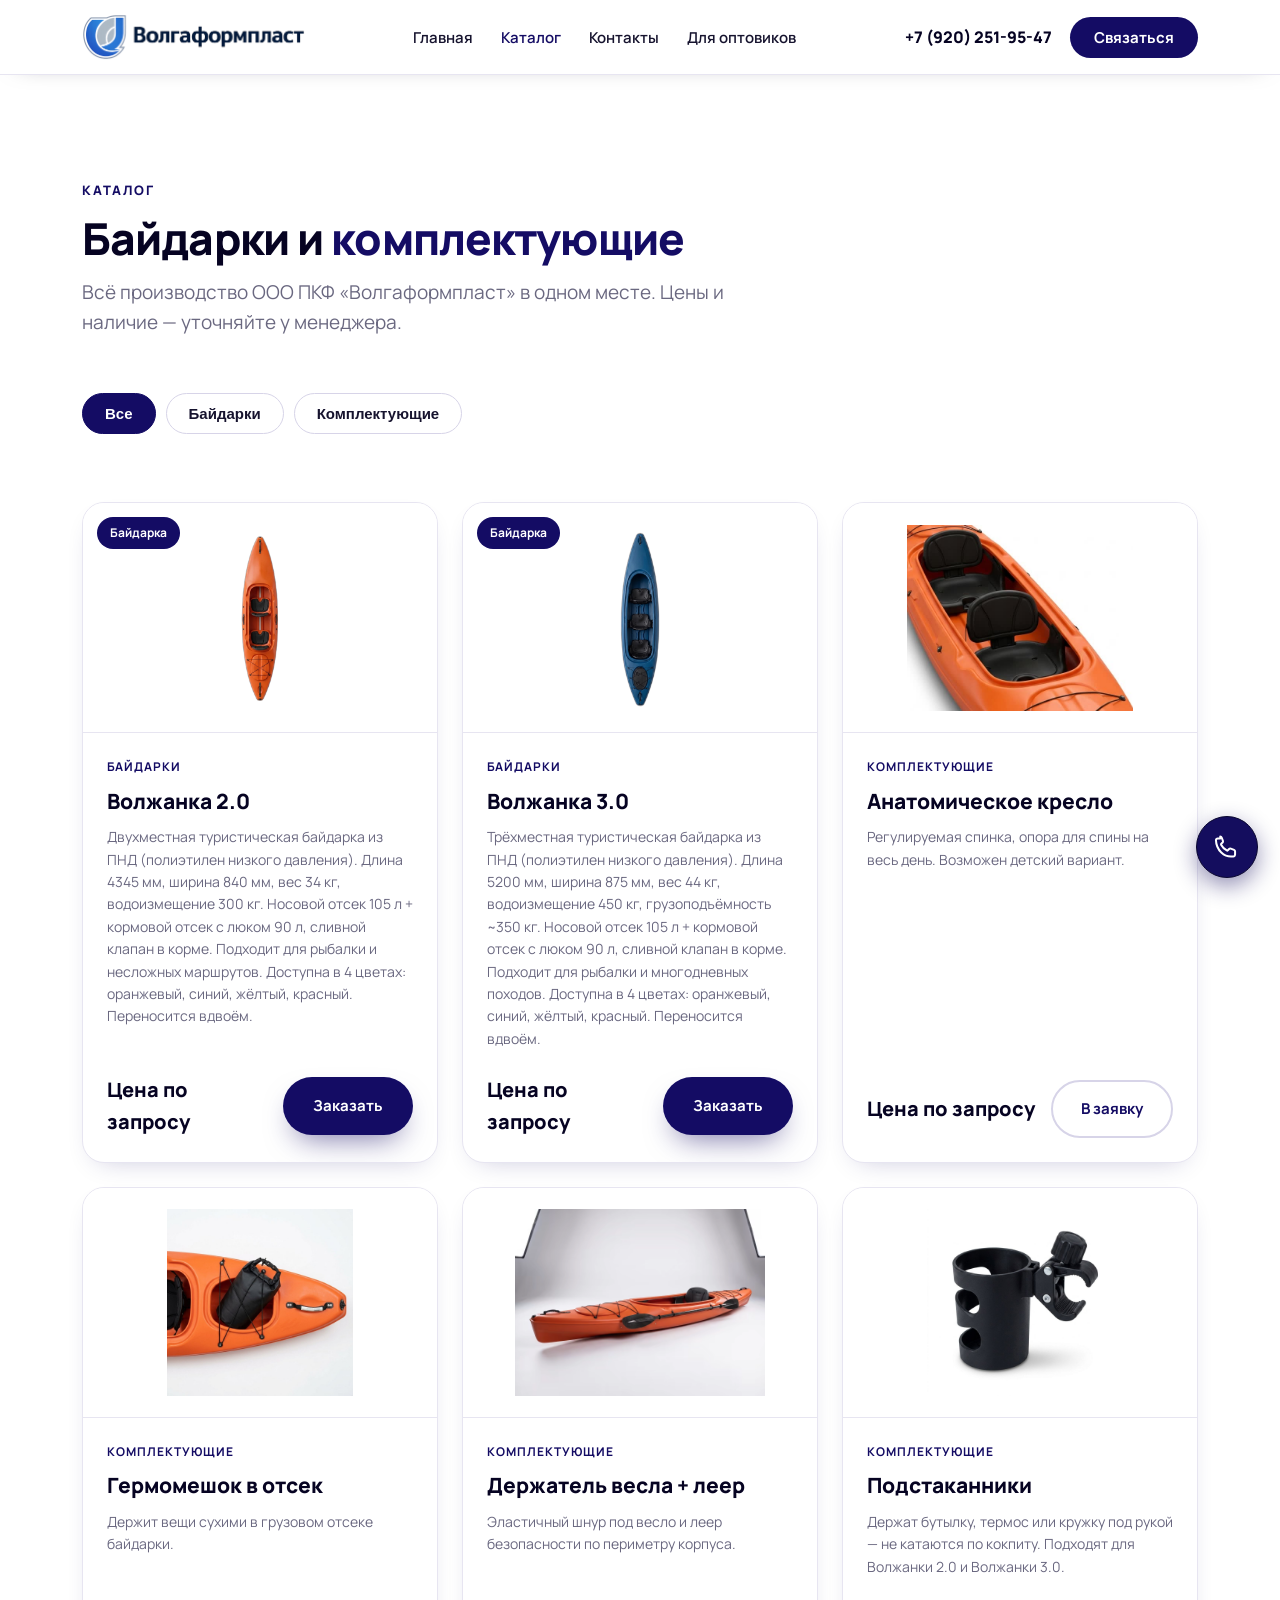
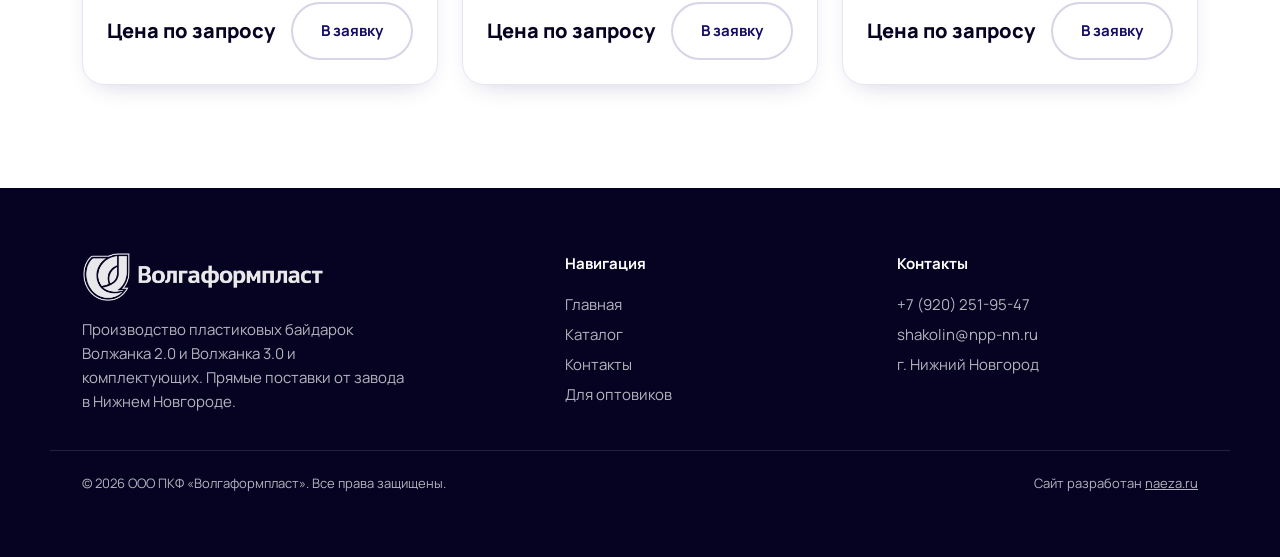
<file: catalog.html>
<!DOCTYPE html>
<html lang="ru">
<head>
<meta charset="UTF-8">
<meta name="viewport" content="width=device-width, initial-scale=1">
<title>Каталог — байдарки и комплектующие · Волгаформпласт</title>
<meta name="description" content="Каталог Волгаформпласт: пластиковые байдарки Волжанка 2.0 и Волжанка 3.0, вёсла, кресла, гермомешки и другие комплектующие.">
<link rel="icon" href="assets/npp_logo.svg">
<link rel="preconnect" href="https://fonts.googleapis.com">
<link rel="preconnect" href="https://fonts.gstatic.com" crossorigin>
<link href="https://fonts.googleapis.com/css2?family=Manrope:wght@400;500;600;700;800&display=swap" rel="stylesheet">
<link rel="stylesheet" href="css/site.css?v=2">
<link rel="stylesheet" href="css/header.css?v=2"/>
</head>
<body>

<header class="npp-hd">
  <div class="npp-hd__inner">
    <a href="index.html" class="npp-brand"><img src="assets/npp_logo.svg" alt="Волгаформпласт"></a>
    <nav class="npp-nav" id="nppnav">
      <a href="index.html">Главная</a>
      <a href="catalog.html" class="is-current">Каталог</a>
      <a href="contacts.html">Контакты</a>
      <a href="optom.html">Для оптовиков</a>
    </nav>
    <div class="npp-hd__right">
      <a href="tel:+79202519547" class="npp-phone">+7 (920) 251-95-47</a>
      <a href="contacts.html" class="npp-cta">Связаться</a>
      <button class="npp-burger" id="nppburger" aria-label="Меню"><span></span><span></span><span></span></button>
    </div>
  </div>
</header>
<script>(function(){var b=document.getElementById('nppburger'),n=document.getElementById('nppnav');if(b)b.addEventListener('click',function(){n.classList.toggle('open');});})();</script>

<!-- Заголовок раздела -->
<section class="section" style="padding-bottom:0">
  <div class="container">
    <div class="section__head">
      <span class="eyebrow">Каталог</span>
      <h2 class="h2">Байдарки и <span class="ac">комплектующие</span></h2>
      <p class="lead">Всё производство ООО ПКФ «Волгаформпласт» в одном месте. Цены и наличие — уточняйте у менеджера.</p>
    </div>

    <div class="filters" id="filters">
      <button class="filter is-active" data-filter="all">Все</button>
      <button class="filter" data-filter="boats">Байдарки</button>
      <button class="filter" data-filter="parts">Комплектующие</button>
    </div>
  </div>
</section>

<!-- Сетка товаров -->
<section class="section" style="padding-top:34px">
  <div class="container">
    <div class="catalog" id="catalog">

      <!-- Байдарки -->
      <article class="product" data-cat="boats">
        <div class="product__media"><span class="product__badge">Байдарка</span><img src="assets/69d2569373a3a77ff844c822_b2-1n.webp?v=8" alt="Волжанка 2.0"></div>
        <div class="product__body">
          <span class="product__cat">Байдарки</span>
          <div class="product__name">Волжанка 2.0</div>
          <p class="product__desc">Двухместная туристическая байдарка из ПНД (полиэтилен низкого давления). Длина 4345 мм, ширина 840 мм, вес 34 кг, водоизмещение 300 кг. Носовой отсек 105 л + кормовой отсек с люком 90 л, сливной клапан в корме. Подходит для рыбалки и несложных маршрутов. Доступна в 4 цветах: оранжевый, синий, жёлтый, красный. Переносится вдвоём.</p>
          <div class="product__foot"><div class="product__price">Цена по запросу</div><a href="contacts.html" class="btn btn--primary">Заказать</a></div>
        </div>
      </article>

      <article class="product" data-cat="boats">
        <div class="product__media"><span class="product__badge">Байдарка</span><img src="assets/69d2581a88b2727280bdcb4f_b3-1n.webp?v=8" alt="Волжанка 3.0"></div>
        <div class="product__body">
          <span class="product__cat">Байдарки</span>
          <div class="product__name">Волжанка 3.0</div>
          <p class="product__desc">Трёхместная туристическая байдарка из ПНД (полиэтилен низкого давления). Длина 5200 мм, ширина 875 мм, вес 44 кг, водоизмещение 450 кг, грузоподъёмность ~350 кг. Носовой отсек 105 л + кормовой отсек с люком 90 л, сливной клапан в корме. Подходит для рыбалки и многодневных походов. Доступна в 4 цветах: оранжевый, синий, жёлтый, красный. Переносится вдвоём.</p>
          <div class="product__foot"><div class="product__price">Цена по запросу</div><a href="contacts.html" class="btn btn--primary">Заказать</a></div>
        </div>
      </article>

      <!-- Комплектующие -->
      <article class="product" data-cat="parts">
        <div class="product__media"><img src="assets/npp-seat.jpg?v=2" alt="Анатомическое кресло"></div>
        <div class="product__body">
          <span class="product__cat">Комплектующие</span>
          <div class="product__name">Анатомическое кресло</div>
          <p class="product__desc">Регулируемая спинка, опора для спины на весь день. Возможен детский вариант.</p>
          <div class="product__foot"><div class="product__price">Цена по запросу</div><a href="contacts.html" class="btn btn--outline">В заявку</a></div>
        </div>
      </article>

      <article class="product" data-cat="parts">
        <div class="product__media"><img src="assets/npp-drybag.jpg?v=11" alt="Гермомешок"></div>
        <div class="product__body">
          <span class="product__cat">Комплектующие</span>
          <div class="product__name">Гермомешок в отсек</div>
          <p class="product__desc">Держит вещи сухими в грузовом отсеке байдарки.</p>
          <div class="product__foot"><div class="product__price">Цена по запросу</div><a href="contacts.html" class="btn btn--outline">В заявку</a></div>
        </div>
      </article>

      <article class="product" data-cat="parts">
        <div class="product__media"><img src="assets/699e530728d7357f5953fed8_Frame%201.avif?v=3" alt="Держатель весла и леер"></div>
        <div class="product__body">
          <span class="product__cat">Комплектующие</span>
          <div class="product__name">Держатель весла + леер</div>
          <p class="product__desc">Эластичный шнур под весло и леер безопасности по периметру корпуса.</p>
          <div class="product__foot"><div class="product__price">Цена по запросу</div><a href="contacts.html" class="btn btn--outline">В заявку</a></div>
        </div>
      </article>

      <article class="product" data-cat="parts">
        <div class="product__media"><img src="assets/npp-cup.jpg?v=11" alt="Подстаканник"></div>
        <div class="product__body">
          <span class="product__cat">Комплектующие</span>
          <div class="product__name">Подстаканники</div>
          <p class="product__desc">Держат бутылку, термос или кружку под рукой — не катаются по кокпиту. Подходят для Волжанки 2.0 и Волжанки 3.0.</p>
          <div class="product__foot"><div class="product__price">Цена по запросу</div><a href="contacts.html" class="btn btn--outline">В заявку</a></div>
        </div>
      </article>

    </div>
  </div>
</section>

<!-- Подвал -->
<footer class="npp-ft">
  <div class="npp-ft__inner">
    <div class="npp-ft__col npp-ft__brand">
      <img src="assets/npp_logo.svg" alt="Волгаформпласт">
      <p>Производство пластиковых байдарок Волжанка 2.0 и Волжанка 3.0 и комплектующих. Прямые поставки от завода в Нижнем Новгороде.</p>
    </div>
    <div class="npp-ft__col">
      <h4>Навигация</h4>
      <a href="index.html">Главная</a>
      <a href="catalog.html">Каталог</a>
      <a href="contacts.html">Контакты</a>
      <a href="optom.html">Для оптовиков</a>
    </div>
    <div class="npp-ft__col">
      <h4>Контакты</h4>
      <a href="tel:+79202519547">+7 (920) 251-95-47</a>
      <a href="mailto:shakolin@npp-nn.ru">shakolin@npp-nn.ru</a>
      <span>г. Нижний Новгород</span>
    </div>
  </div>
  <div class="npp-ft__bottom">
    <span>© 2026 ООО ПКФ «Волгаформпласт». Все права защищены.</span>
    <span>Сайт разработан <a href="https://naeza.ru" target="_blank" rel="noopener" style="color:inherit;text-decoration:underline;">naeza.ru</a></span>
  </div>
</footer>

<script>
  var b=document.getElementById('burger'), n=document.getElementById('nav');
  if(b){b.addEventListener('click',function(){n.classList.toggle('is-open');});}
  // фильтры каталога
  var filters=document.querySelectorAll('.filter'), items=document.querySelectorAll('.product');
  filters.forEach(function(f){
    f.addEventListener('click',function(){
      filters.forEach(function(x){x.classList.remove('is-active');});
      f.classList.add('is-active');
      var v=f.getAttribute('data-filter');
      items.forEach(function(it){
        it.classList.toggle('is-hidden', !(v==='all' || it.getAttribute('data-cat')===v));
      });
    });
  });
</script>
<script>function nppMail(f,s){var d=[];f.querySelectorAll("input,select,textarea").forEach(function(e){if(e.type=="submit"||e.type=="hidden")return;if(e.type=="checkbox"&&!e.checked)return;var v=(e.value||"").trim();if(v&&v!=e.getAttribute("placeholder"))d.push((e.getAttribute("placeholder")||e.name||"Поле")+": "+v)});window.location.href="mailto:shakolin@npp-nn.ru?subject="+encodeURIComponent(s)+"&body="+encodeURIComponent(d.join("\n"));return false;}</script>
<a href="tel:+79202519547" class="npp-call-fab" aria-label="Позвонить +7 920 251-95-47" title="Позвонить"><svg viewBox="0 0 24 24" width="30" height="30" fill="none" stroke="#ffffff" stroke-width="1.6" stroke-linecap="round" stroke-linejoin="round"><path d="M6.6 3.6c.5 0 .95.32 1.13.8l1.02 2.62c.18.47.07.99-.29 1.35l-1.06 1.04c-.22.22-.28.55-.13.83a11.2 11.2 0 0 0 4.55 4.55c.28.15.61.09.83-.13l1.04-1.06c.36-.36.88-.47 1.35-.29l2.62 1.02c.48.18.8.63.8 1.13v2.62c0 .82-.69 1.5-1.51 1.43C9.74 20.6 3.4 14.26 3.17 6.71 3.1 5.89 3.78 5.2 4.6 5.2h2z"/></svg></a>
<style>
.npp-call-fab{position:fixed;right:22px;bottom:22px;width:62px;height:62px;border-radius:50%;background:#140d5e;border:1.5px solid #0a0730;display:flex;align-items:center;justify-content:center;box-shadow:0 8px 22px rgba(20,13,94,.45);z-index:99999;transition:transform .18s ease,box-shadow .18s ease}
.npp-call-fab:hover{transform:scale(1.08);box-shadow:0 10px 28px rgba(20,13,94,.6)}
.npp-call-fab:active{transform:scale(.96)}
@media(max-width:600px){.npp-call-fab{width:54px;height:54px;right:16px;bottom:16px}.npp-call-fab svg{width:26px;height:26px}}
</style>
</body>
</html>
</file>
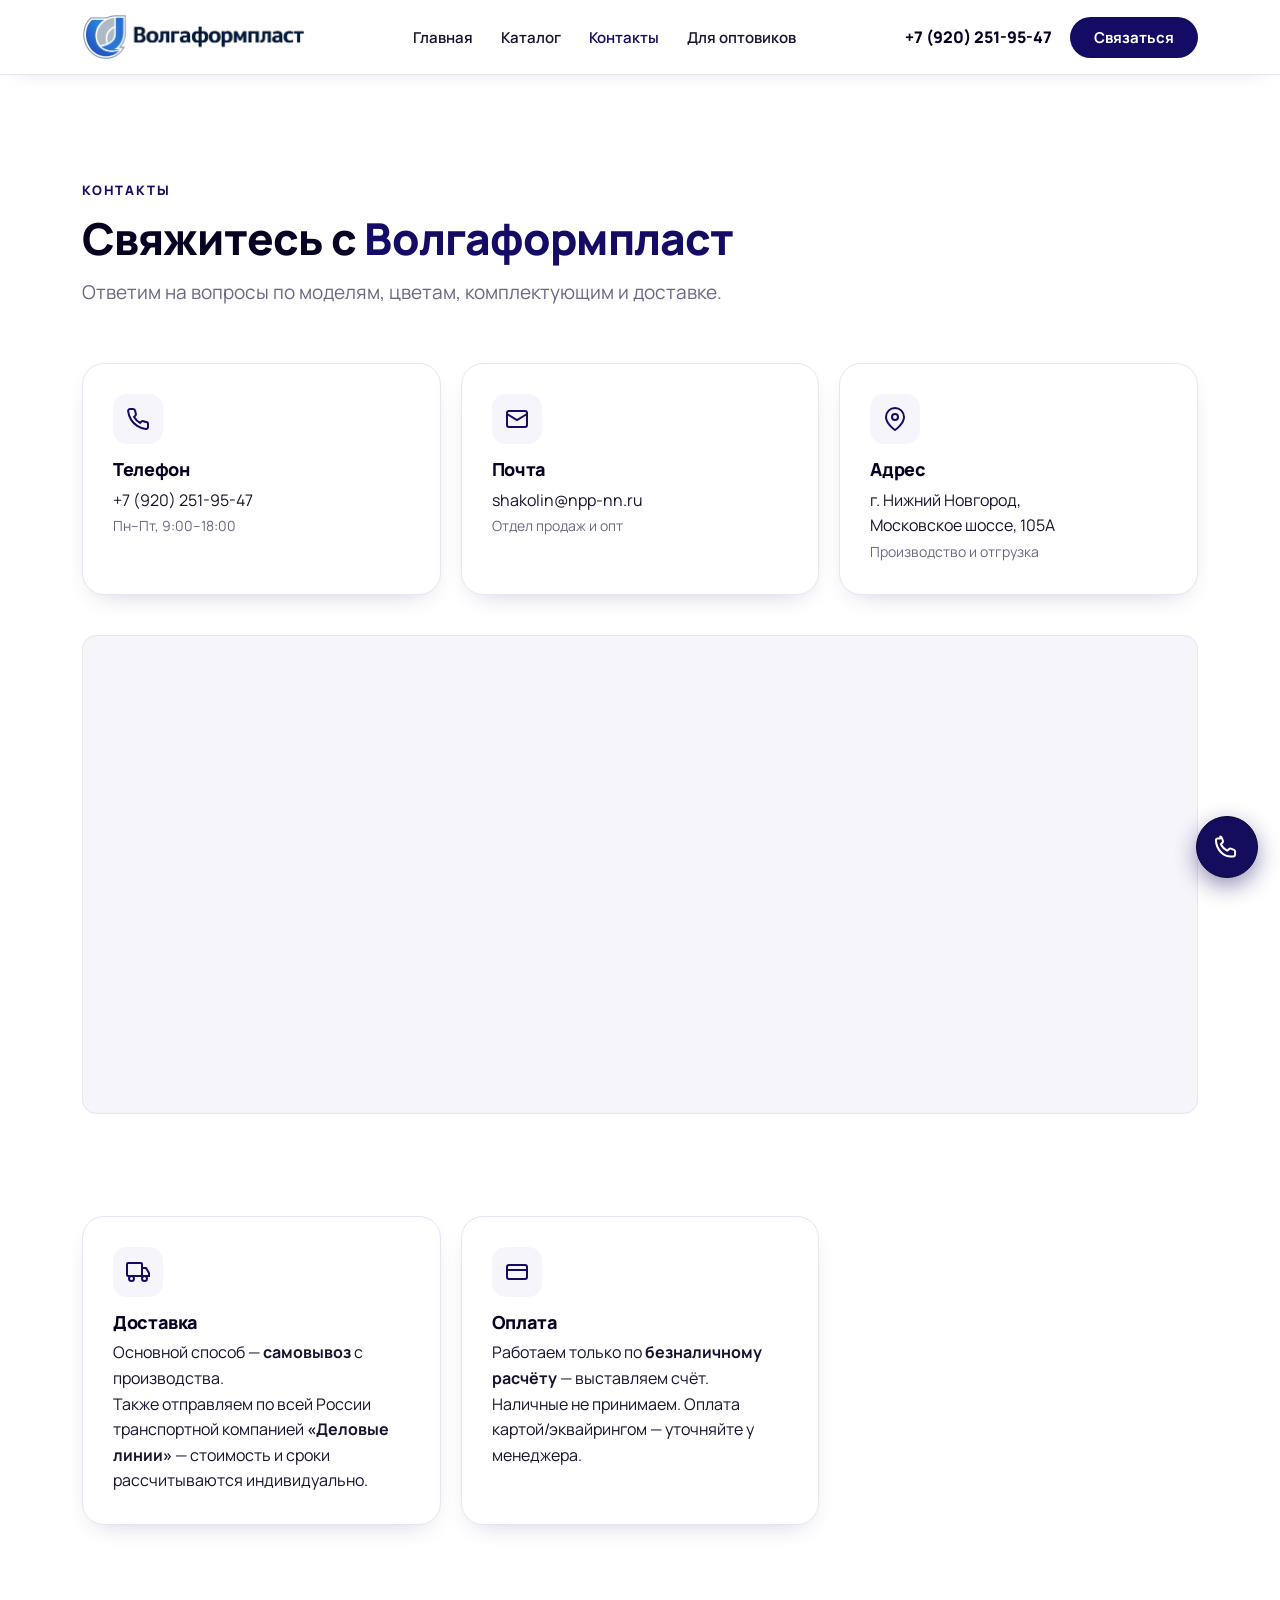
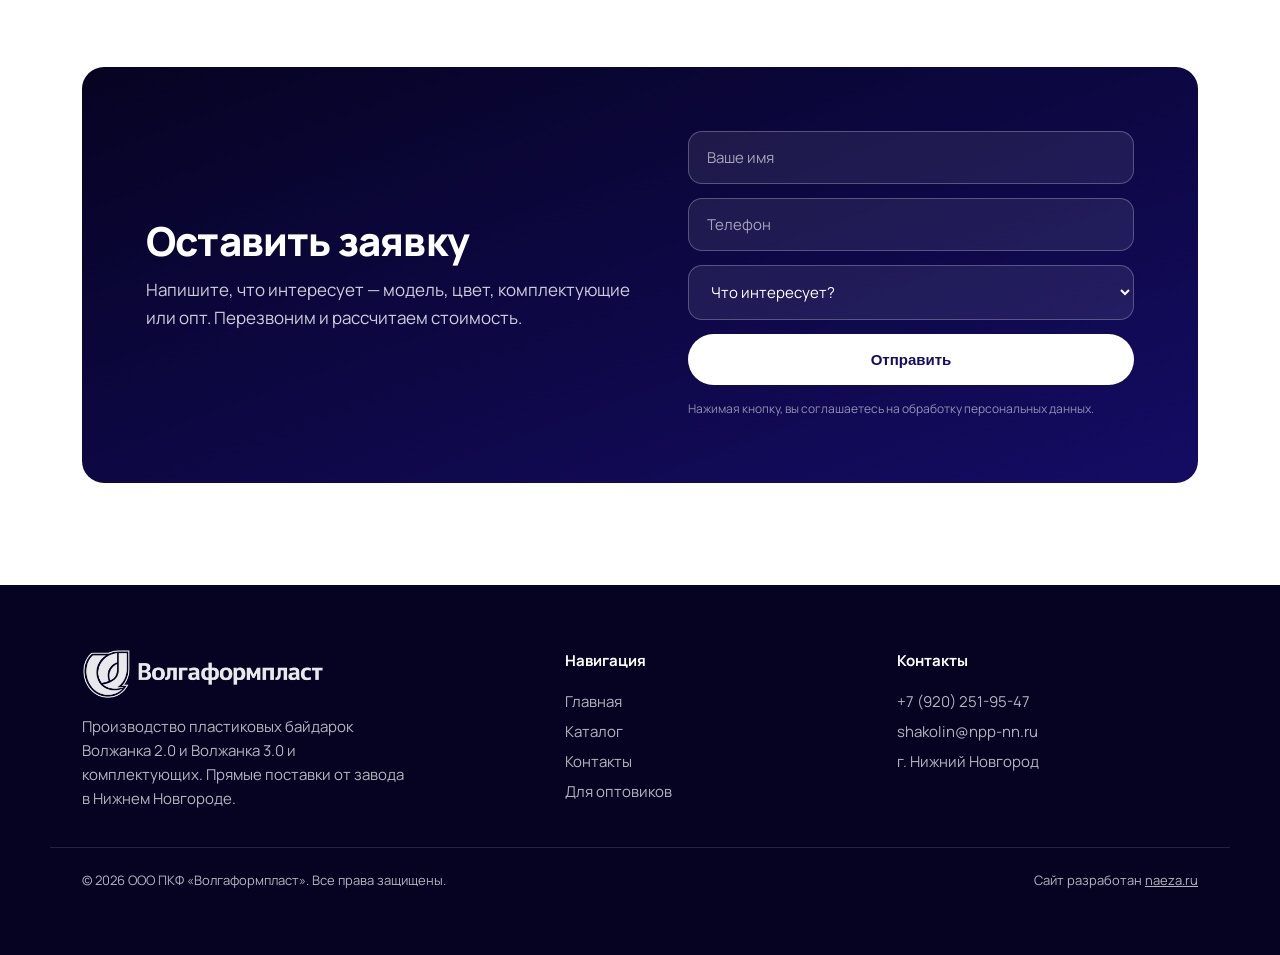
<file: contacts.html>
<!DOCTYPE html>
<html lang="ru">
<head>
<meta charset="UTF-8">
<meta name="viewport" content="width=device-width, initial-scale=1">
<title>Контакты · Волгаформпласт</title>
<meta name="description" content="Контакты Волгаформпласт: телефон, почта, адрес производства в Нижнем Новгороде. Заявка на байдарки Волжанка 2.0 и Волжанка 3.0.">
<link rel="icon" href="assets/npp_logo.svg">
<link rel="preconnect" href="https://fonts.googleapis.com">
<link rel="preconnect" href="https://fonts.gstatic.com" crossorigin>
<link href="https://fonts.googleapis.com/css2?family=Manrope:wght@400;500;600;700;800&display=swap" rel="stylesheet">
<link rel="stylesheet" href="css/site.css?v=2">
<link rel="stylesheet" href="css/header.css?v=2"/>
</head>
<body>

<header class="npp-hd">
  <div class="npp-hd__inner">
    <a href="index.html" class="npp-brand"><img src="assets/npp_logo.svg" alt="Волгаформпласт"></a>
    <nav class="npp-nav" id="nppnav">
      <a href="index.html">Главная</a>
      <a href="catalog.html">Каталог</a>
      <a href="contacts.html" class="is-current">Контакты</a>
      <a href="optom.html">Для оптовиков</a>
    </nav>
    <div class="npp-hd__right">
      <a href="tel:+79202519547" class="npp-phone">+7 (920) 251-95-47</a>
      <a href="contacts.html" class="npp-cta">Связаться</a>
      <button class="npp-burger" id="nppburger" aria-label="Меню"><span></span><span></span><span></span></button>
    </div>
  </div>
</header>
<script>(function(){var b=document.getElementById('nppburger'),n=document.getElementById('nppnav');if(b)b.addEventListener('click',function(){n.classList.toggle('open');});})();</script>

<section class="section">
  <div class="container">
    <div class="section__head">
      <span class="eyebrow">Контакты</span>
      <h2 class="h2">Свяжитесь с <span class="ac">Волгаформпласт</span></h2>
      <p class="lead">Ответим на вопросы по моделям, цветам, комплектующим и доставке.</p>
    </div>

    <div class="contacts">
      <div class="contact-card">
        <div class="contact-card__icon"><svg width="24" height="24" viewBox="0 0 24 24" fill="none" stroke="currentColor" stroke-width="2"><path d="M22 16.92v3a2 2 0 0 1-2.18 2 19.79 19.79 0 0 1-8.63-3.07 19.5 19.5 0 0 1-6-6 19.79 19.79 0 0 1-3.07-8.67A2 2 0 0 1 4.11 2h3a2 2 0 0 1 2 1.72c.13.96.36 1.9.7 2.81a2 2 0 0 1-.45 2.11L8.09 9.91a16 16 0 0 0 6 6l1.27-1.27a2 2 0 0 1 2.11-.45c.91.34 1.85.57 2.81.7A2 2 0 0 1 22 16.92Z"/></svg></div>
        <h3>Телефон</h3>
        <a href="tel:+79202519547">+7 (920) 251-95-47</a><br>
        <span>Пн–Пт, 9:00–18:00</span>
      </div>
      <div class="contact-card">
        <div class="contact-card__icon"><svg width="24" height="24" viewBox="0 0 24 24" fill="none" stroke="currentColor" stroke-width="2"><rect x="2" y="4" width="20" height="16" rx="2"/><path d="m2 7 10 6 10-6"/></svg></div>
        <h3>Почта</h3>
        <a href="mailto:shakolin@npp-nn.ru">shakolin@npp-nn.ru</a><br>
        <span>Отдел продаж и опт</span>
      </div>
      <div class="contact-card">
        <div class="contact-card__icon"><svg width="24" height="24" viewBox="0 0 24 24" fill="none" stroke="currentColor" stroke-width="2"><path d="M21 10c0 7-9 13-9 13s-9-6-9-13a9 9 0 0 1 18 0Z"/><circle cx="12" cy="10" r="3"/></svg></div>
        <h3>Адрес</h3>
        <p>г. Нижний Новгород,<br>Московское шоссе, 105А</p>
        <span>Производство и отгрузка</span>
      </div>
    </div>

    <div class="map-holder" style="padding:0;overflow:hidden;border-radius:14px;">
      <iframe src="https://yandex.ru/map-widget/v1/?mode=search&text=%D0%9D%D0%B8%D0%B6%D0%BD%D0%B8%D0%B9%20%D0%9D%D0%BE%D0%B2%D0%B3%D0%BE%D1%80%D0%BE%D0%B4%2C%20%D0%9C%D0%BE%D1%81%D0%BA%D0%BE%D0%B2%D1%81%D0%BA%D0%BE%D0%B5%20%D1%88%D0%BE%D1%81%D1%81%D0%B5%2C%20105%D0%90&z=16" width="100%" height="400" frameborder="0" allowfullscreen="true" style="display:block;border:0;width:100%;height:400px;" title="Волгаформпласт на карте — Нижний Новгород, Московское шоссе, 105А"></iframe>
    </div>
  </div>
</section>

<!-- Доставка и оплата -->
<section class="section" style="padding-top:0">
  <div class="container">
    <div class="contacts">
      <div class="contact-card">
        <div class="contact-card__icon"><svg width="24" height="24" viewBox="0 0 24 24" fill="none" stroke="currentColor" stroke-width="2"><rect x="1" y="3" width="15" height="13" rx="1"/><path d="M16 8h4l3 5v3h-7V8Z"/><circle cx="5.5" cy="18.5" r="2.5"/><circle cx="18.5" cy="18.5" r="2.5"/></svg></div>
        <h3>Доставка</h3>
        <p>Основной способ — <strong>самовывоз</strong> с производства.</p>
        <p>Также отправляем по всей России транспортной компанией <strong>«Деловые линии»</strong> — стоимость и сроки рассчитываются индивидуально.</p>
      </div>
      <div class="contact-card">
        <div class="contact-card__icon"><svg width="24" height="24" viewBox="0 0 24 24" fill="none" stroke="currentColor" stroke-width="2"><rect x="2" y="5" width="20" height="14" rx="2"/><path d="M2 10h20"/></svg></div>
        <h3>Оплата</h3>
        <p>Работаем только по <strong>безналичному расчёту</strong> — выставляем счёт.</p>
        <p>Наличные не принимаем. Оплата картой/эквайрингом — уточняйте у менеджера.</p>
      </div>
    </div>
  </div>
</section>

<!-- Форма -->
<section class="section" id="form" style="padding-top:0">
  <div class="container">
    <div class="cta">
      <div>
        <h2>Оставить заявку</h2>
        <p>Напишите, что интересует — модель, цвет, комплектующие или опт. Перезвоним и рассчитаем стоимость.</p>
      </div>
      <form class="form" onsubmit="return nppMail(this,'Заявка с сайта Волгаформпласт')">
        <input type="text" name="name" placeholder="Ваше имя" required>
        <input type="tel" name="phone" placeholder="Телефон" required>
        <select name="model">
          <option value="">Что интересует?</option>
          <option>Волжанка 2.0 (двухместная)</option>
          <option>Волжанка 3.0 (трёхместная)</option>
          <option>Комплектующие</option>
          <option>Опт</option>
        </select>
        <button type="submit" class="btn btn--light">Отправить</button>
        <span class="form__note">Нажимая кнопку, вы соглашаетесь на обработку персональных данных.</span>
      </form>
    </div>
  </div>
</section>

<footer class="npp-ft">
  <div class="npp-ft__inner">
    <div class="npp-ft__col npp-ft__brand">
      <img src="assets/npp_logo.svg" alt="Волгаформпласт">
      <p>Производство пластиковых байдарок Волжанка 2.0 и Волжанка 3.0 и комплектующих. Прямые поставки от завода в Нижнем Новгороде.</p>
    </div>
    <div class="npp-ft__col">
      <h4>Навигация</h4>
      <a href="index.html">Главная</a>
      <a href="catalog.html">Каталог</a>
      <a href="contacts.html">Контакты</a>
      <a href="optom.html">Для оптовиков</a>
    </div>
    <div class="npp-ft__col">
      <h4>Контакты</h4>
      <a href="tel:+79202519547">+7 (920) 251-95-47</a>
      <a href="mailto:shakolin@npp-nn.ru">shakolin@npp-nn.ru</a>
      <span>г. Нижний Новгород</span>
    </div>
  </div>
  <div class="npp-ft__bottom">
    <span>© 2026 ООО ПКФ «Волгаформпласт». Все права защищены.</span>
    <span>Сайт разработан <a href="https://naeza.ru" target="_blank" rel="noopener" style="color:inherit;text-decoration:underline;">naeza.ru</a></span>
  </div>
</footer>

<script>
  var b=document.getElementById('burger'), n=document.getElementById('nav');
  if(b){b.addEventListener('click',function(){n.classList.toggle('is-open');});}
</script>
<script>function nppMail(f,s){var d=[];f.querySelectorAll("input,select,textarea").forEach(function(e){if(e.type=="submit"||e.type=="hidden")return;if(e.type=="checkbox"&&!e.checked)return;var v=(e.value||"").trim();if(v&&v!=e.getAttribute("placeholder"))d.push((e.getAttribute("placeholder")||e.name||"Поле")+": "+v)});window.location.href="mailto:shakolin@npp-nn.ru?subject="+encodeURIComponent(s)+"&body="+encodeURIComponent(d.join("\n"));return false;}</script>
<a href="tel:+79202519547" class="npp-call-fab" aria-label="Позвонить +7 920 251-95-47" title="Позвонить"><svg viewBox="0 0 24 24" width="30" height="30" fill="none" stroke="#ffffff" stroke-width="1.6" stroke-linecap="round" stroke-linejoin="round"><path d="M6.6 3.6c.5 0 .95.32 1.13.8l1.02 2.62c.18.47.07.99-.29 1.35l-1.06 1.04c-.22.22-.28.55-.13.83a11.2 11.2 0 0 0 4.55 4.55c.28.15.61.09.83-.13l1.04-1.06c.36-.36.88-.47 1.35-.29l2.62 1.02c.48.18.8.63.8 1.13v2.62c0 .82-.69 1.5-1.51 1.43C9.74 20.6 3.4 14.26 3.17 6.71 3.1 5.89 3.78 5.2 4.6 5.2h2z"/></svg></a>
<style>
.npp-call-fab{position:fixed;right:22px;bottom:22px;width:62px;height:62px;border-radius:50%;background:#140d5e;border:1.5px solid #0a0730;display:flex;align-items:center;justify-content:center;box-shadow:0 8px 22px rgba(20,13,94,.45);z-index:99999;transition:transform .18s ease,box-shadow .18s ease}
.npp-call-fab:hover{transform:scale(1.08);box-shadow:0 10px 28px rgba(20,13,94,.6)}
.npp-call-fab:active{transform:scale(.96)}
@media(max-width:600px){.npp-call-fab{width:54px;height:54px;right:16px;bottom:16px}.npp-call-fab svg{width:26px;height:26px}}
</style>
</body>
</html>
</file>
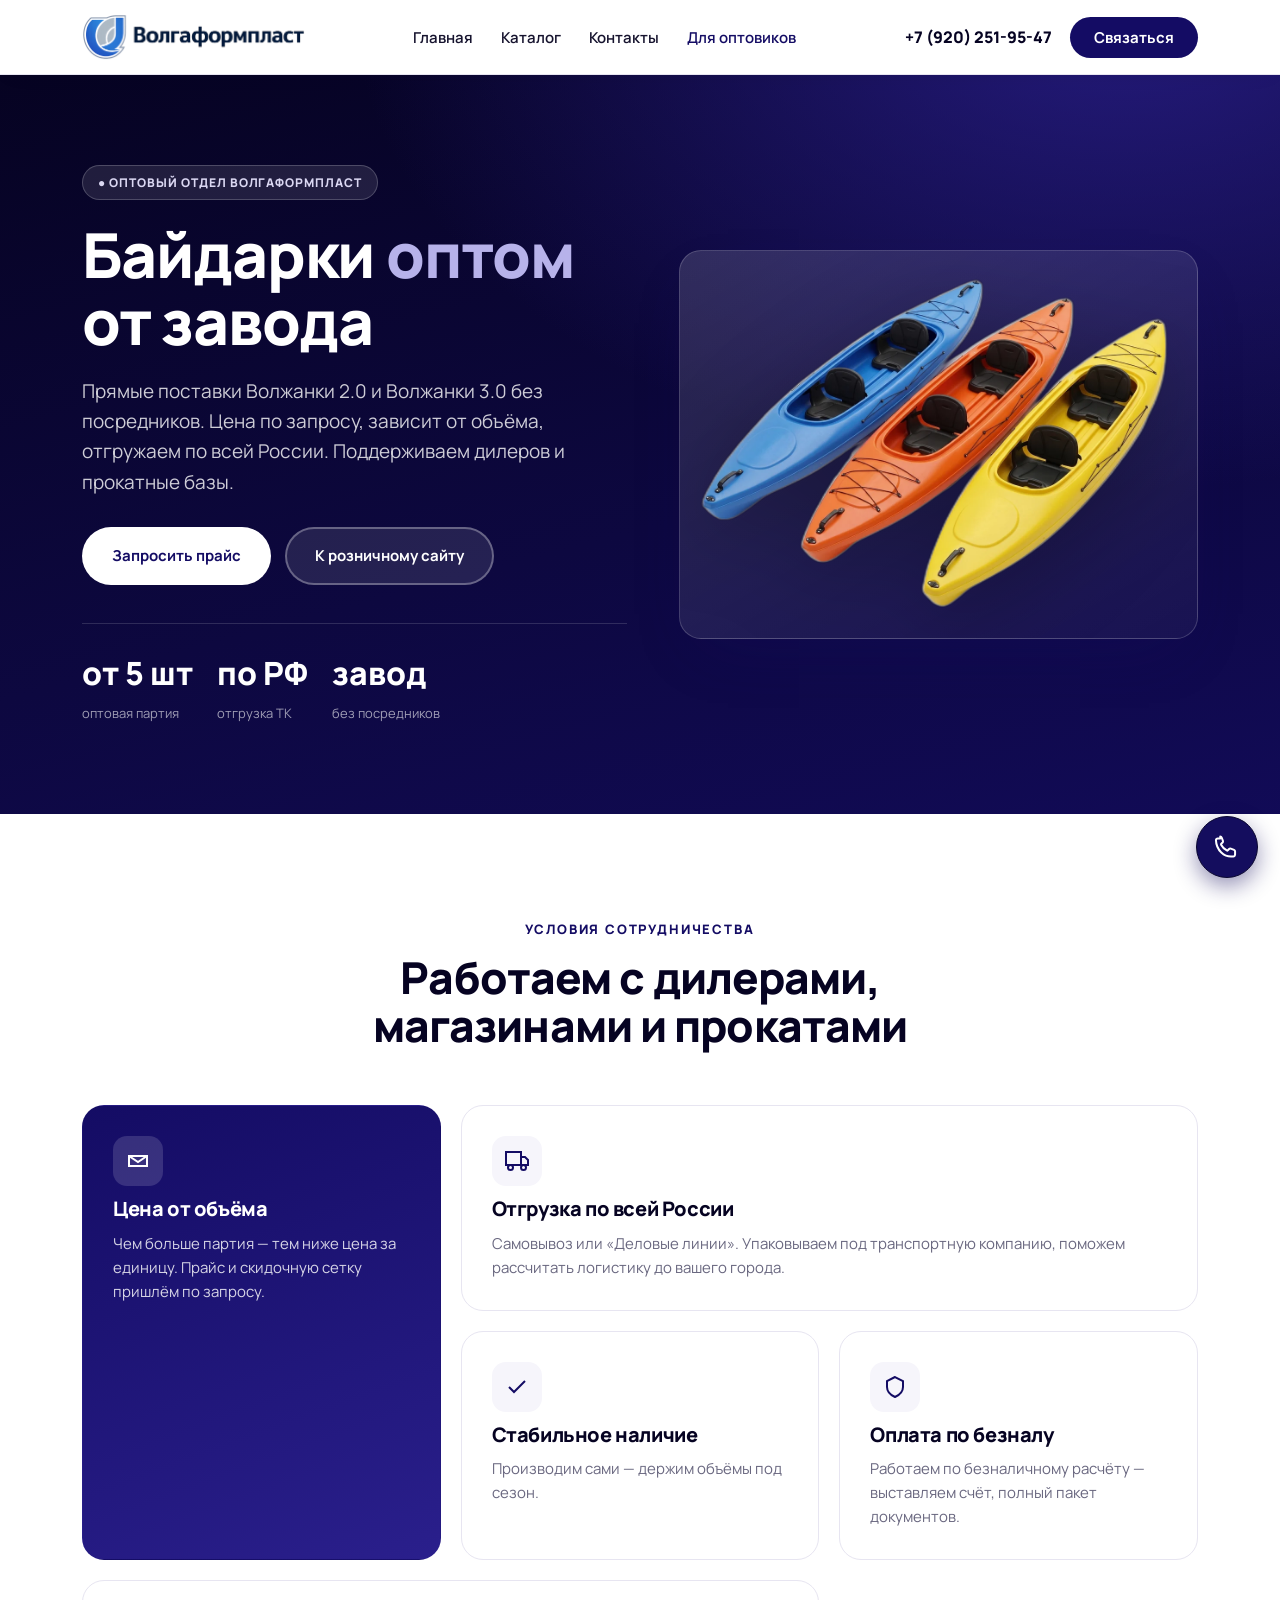
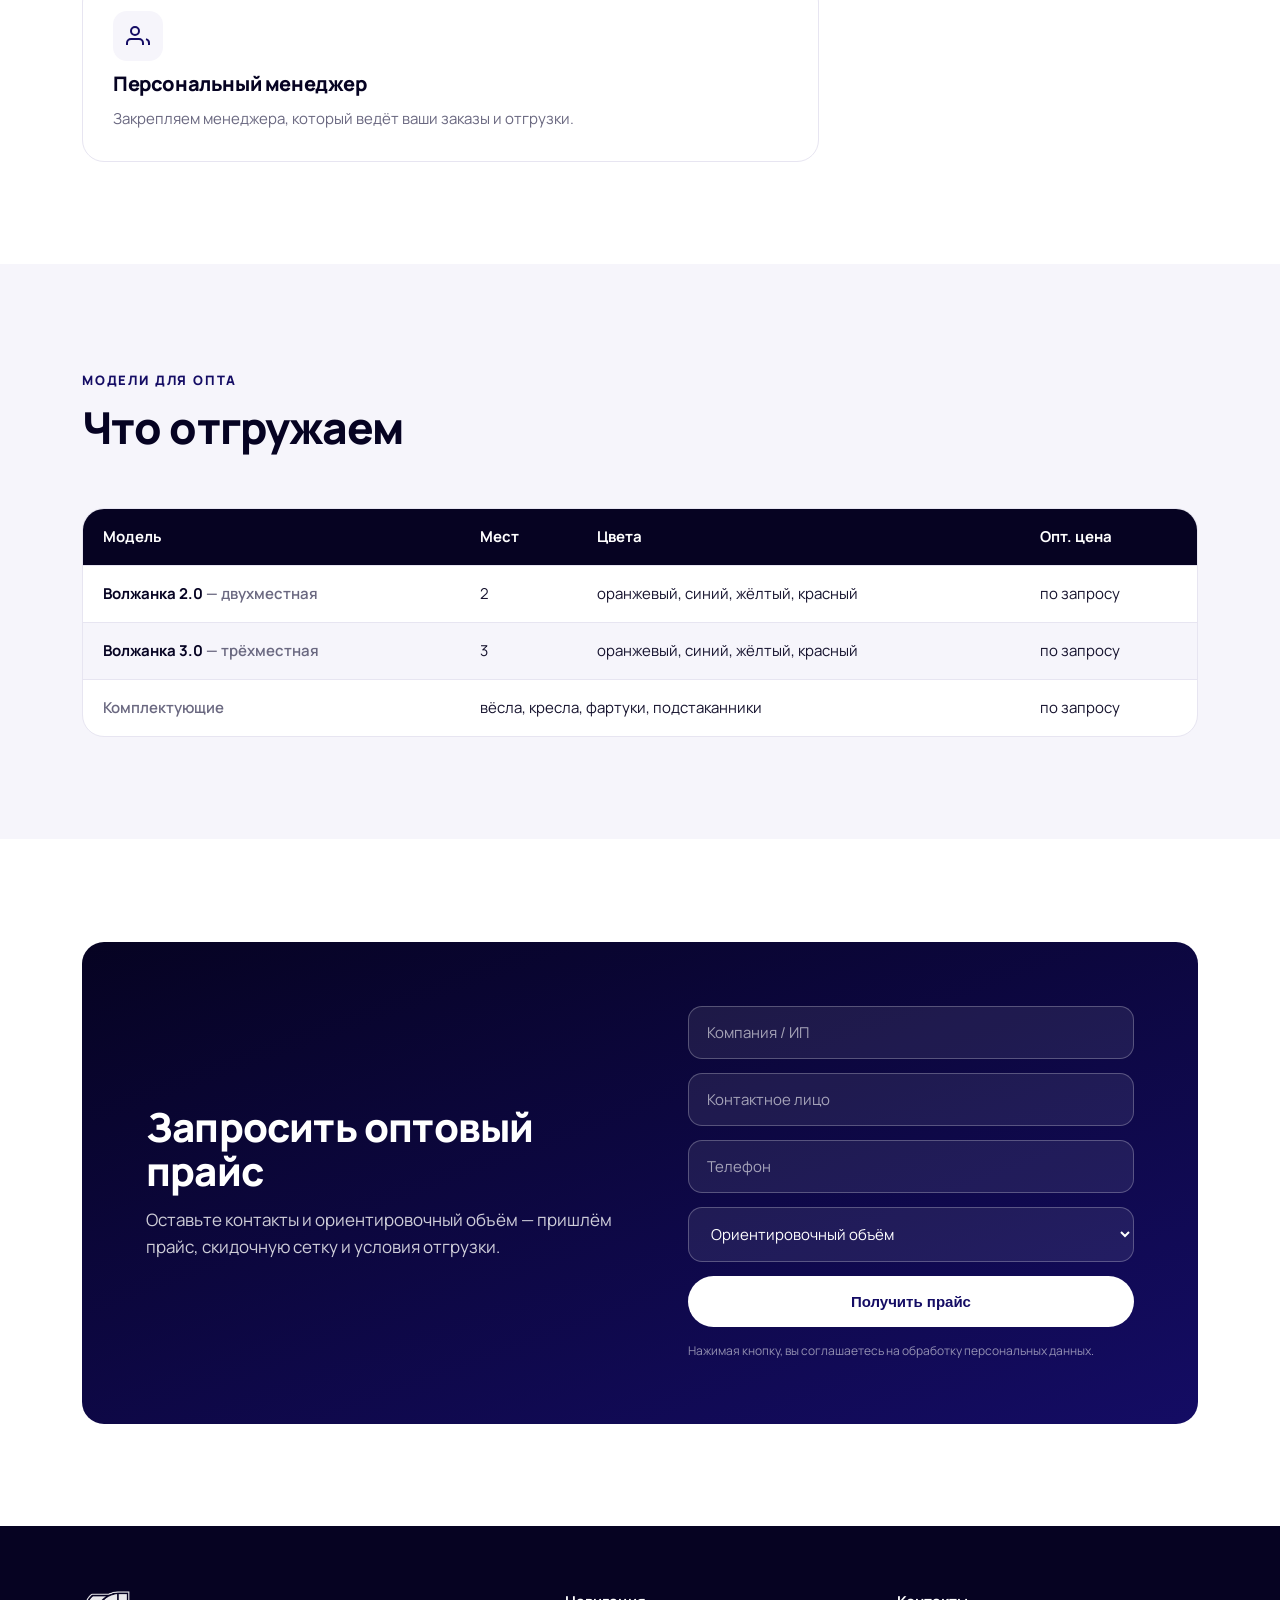
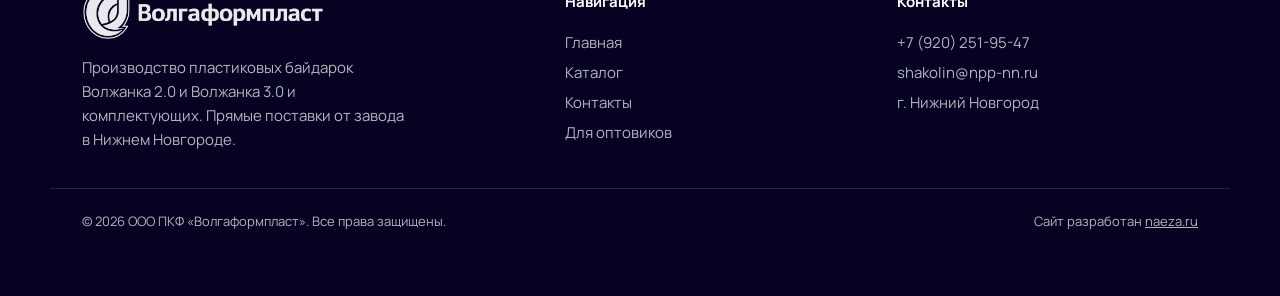
<file: optom.html>
<!DOCTYPE html>
<html lang="ru">
<head>
<meta charset="UTF-8">
<meta name="viewport" content="width=device-width, initial-scale=1">
<title>Оптовикам — байдарки Волжанка 2.0 и Волжанка 3.0 от Волгаформпласт</title>
<meta name="description" content="Оптовые поставки пластиковых байдарок Волжанка 2.0 и Волжанка 3.0 от производителя. Цена по запросу, отгрузка по РФ, поддержка дилеров.">
<link rel="icon" href="assets/npp_logo.svg">
<link rel="preconnect" href="https://fonts.googleapis.com">
<link rel="preconnect" href="https://fonts.gstatic.com" crossorigin>
<link href="https://fonts.googleapis.com/css2?family=Manrope:wght@400;500;600;700;800&display=swap" rel="stylesheet">
<link rel="stylesheet" href="css/site.css?v=2">
<link rel="stylesheet" href="css/header.css?v=2"/>
</head>
<body>

<!-- ============ ШАПКА ============ -->
<header class="npp-hd">
  <div class="npp-hd__inner">
    <a href="index.html" class="npp-brand"><img src="assets/npp_logo.svg" alt="Волгаформпласт"></a>
    <nav class="npp-nav" id="nppnav">
      <a href="index.html">Главная</a>
      <a href="catalog.html">Каталог</a>
      <a href="contacts.html">Контакты</a>
      <a href="optom.html" class="is-current">Для оптовиков</a>
    </nav>
    <div class="npp-hd__right">
      <a href="tel:+79202519547" class="npp-phone">+7 (920) 251-95-47</a>
      <a href="contacts.html" class="npp-cta">Связаться</a>
      <button class="npp-burger" id="nppburger" aria-label="Меню"><span></span><span></span><span></span></button>
    </div>
  </div>
</header>
<script>(function(){var b=document.getElementById('nppburger'),n=document.getElementById('nppnav');if(b)b.addEventListener('click',function(){n.classList.toggle('open');});})();</script>

<!-- ============ ХЕРО ============ -->
<section class="hero" id="top">
  <div class="container hero__inner">
    <div class="hero__text">
      <span class="hero__badge">● Оптовый отдел Волгаформпласт</span>
      <h1>Байдарки <em>оптом</em> от завода</h1>
      <p class="hero__lead">Прямые поставки Волжанки 2.0 и Волжанки 3.0 без посредников. Цена по запросу, зависит от объёма, отгружаем по всей России. Поддерживаем дилеров и прокатные базы.</p>
      <div class="hero__actions">
        <a href="#optform" class="btn btn--light">Запросить прайс</a>
        <a href="index.html" class="btn btn--ghost">К розничному сайту</a>
      </div>
      <div class="hero__chips">
        <div><div class="chip__num">от 5 шт</div><div class="chip__lbl">оптовая партия</div></div>
        <div><div class="chip__num">по РФ</div><div class="chip__lbl">отгрузка ТК</div></div>
        <div><div class="chip__num">завод</div><div class="chip__lbl">без посредников</div></div>
      </div>
    </div>
    <div class="hero__media">
      <div class="photo photo--hero">
        <img src="assets/npp-optom-hero.webp?v=11" alt="Волжанка 2.0 — байдарки оптом" style="width:100%;height:auto;display:block;filter:drop-shadow(0 18px 40px rgba(0,0,0,.25));">
      </div>
    </div>
  </div>
</section>

<!-- ============ УСЛОВИЯ ============ -->
<section class="section" id="terms">
  <div class="container">
    <div class="section__head section__head--center">
      <span class="eyebrow">Условия сотрудничества</span>
      <h2 class="h2">Работаем с дилерами, магазинами и прокатами</h2>
    </div>
    <div class="bento">
      <div class="card card--indigo card--tall">
        <div class="card__icon"><svg width="24" height="24" viewBox="0 0 24 24" fill="none" stroke="currentColor" stroke-width="2"><path d="M3 7h18v10H3z"/><path d="M3 7l9 6 9-6"/></svg></div>
        <h3>Цена от объёма</h3>
        <p>Чем больше партия — тем ниже цена за единицу. Прайс и скидочную сетку пришлём по запросу.</p>
      </div>
      <div class="card card--wide">
        <div class="card__icon"><svg width="24" height="24" viewBox="0 0 24 24" fill="none" stroke="currentColor" stroke-width="2"><path d="M1 3h15v13H1zM16 8h4l3 3v5h-7z"/><circle cx="5.5" cy="18.5" r="2.5"/><circle cx="18.5" cy="18.5" r="2.5"/></svg></div>
        <h3>Отгрузка по всей России</h3>
        <p>Самовывоз или «Деловые линии». Упаковываем под транспортную компанию, поможем рассчитать логистику до вашего города.</p>
      </div>
      <div class="card">
        <div class="card__icon"><svg width="24" height="24" viewBox="0 0 24 24" fill="none" stroke="currentColor" stroke-width="2"><path d="M20 6 9 17l-5-5"/></svg></div>
        <h3>Стабильное наличие</h3>
        <p>Производим сами — держим объёмы под сезон.</p>
      </div>
      <div class="card">
        <div class="card__icon"><svg width="24" height="24" viewBox="0 0 24 24" fill="none" stroke="currentColor" stroke-width="2"><path d="M12 2 4 6v6c0 5 3.5 8 8 10 4.5-2 8-5 8-10V6l-8-4Z"/></svg></div>
        <h3>Оплата по безналу</h3>
        <p>Работаем по безналичному расчёту — выставляем счёт, полный пакет документов.</p>
      </div>
      <div class="card card--wide">
        <div class="card__icon"><svg width="24" height="24" viewBox="0 0 24 24" fill="none" stroke="currentColor" stroke-width="2"><path d="M17 21v-2a4 4 0 0 0-4-4H5a4 4 0 0 0-4 4v2"/><circle cx="9" cy="7" r="4"/><path d="M23 21v-2a4 4 0 0 0-3-3.87"/></svg></div>
        <h3>Персональный менеджер</h3>
        <p>Закрепляем менеджера, который ведёт ваши заказы и отгрузки.</p>
      </div>
    </div>
  </div>
</section>

<!-- ============ ОПТОВЫЙ ПРАЙС (модели) ============ -->
<section class="section section--soft">
  <div class="container">
    <div class="section__head">
      <span class="eyebrow">Модели для опта</span>
      <h2 class="h2">Что отгружаем</h2>
    </div>
    <table class="specs">
      <thead><tr><th>Модель</th><th>Мест</th><th>Цвета</th><th>Опт. цена</th></tr></thead>
      <tbody>
        <tr><td><b>Волжанка 2.0</b> — двухместная</td><td>2</td><td>оранжевый, синий, жёлтый, красный</td><td>по запросу</td></tr>
        <tr><td><b>Волжанка 3.0</b> — трёхместная</td><td>3</td><td>оранжевый, синий, жёлтый, красный</td><td>по запросу</td></tr>
        <tr><td>Комплектующие</td><td colspan="2">вёсла, кресла, фартуки, подстаканники</td><td>по запросу</td></tr>
      </tbody>
    </table>
  </div>
</section>

<!-- ============ ФОРМА ЗАПРОСА ПРАЙСА ============ -->
<section class="section" id="optform">
  <div class="container">
    <div class="cta">
      <div>
        <h2>Запросить оптовый прайс</h2>
        <p>Оставьте контакты и ориентировочный объём — пришлём прайс, скидочную сетку и условия отгрузки.</p>
      </div>
      <form class="form" onsubmit="return nppMail(this,'Запрос оптового прайса')">
        <input type="text" name="company" placeholder="Компания / ИП" required>
        <input type="text" name="name" placeholder="Контактное лицо" required>
        <input type="tel" name="phone" placeholder="Телефон" required>
        <select name="volume">
          <option value="">Ориентировочный объём</option>
          <option>5–20 шт</option>
          <option>20–50 шт</option>
          <option>50+ шт</option>
        </select>
        <button type="submit" class="btn btn--light">Получить прайс</button>
        <span class="form__note">Нажимая кнопку, вы соглашаетесь на обработку персональных данных.</span>
      </form>
    </div>
  </div>
</section>

<!-- ============ ПОДВАЛ ============ -->
<footer class="npp-ft">
  <div class="npp-ft__inner">
    <div class="npp-ft__col npp-ft__brand">
      <img src="assets/npp_logo.svg" alt="Волгаформпласт">
      <p>Производство пластиковых байдарок Волжанка 2.0 и Волжанка 3.0 и комплектующих. Прямые поставки от завода в Нижнем Новгороде.</p>
    </div>
    <div class="npp-ft__col">
      <h4>Навигация</h4>
      <a href="index.html">Главная</a>
      <a href="catalog.html">Каталог</a>
      <a href="contacts.html">Контакты</a>
      <a href="optom.html">Для оптовиков</a>
    </div>
    <div class="npp-ft__col">
      <h4>Контакты</h4>
      <a href="tel:+79202519547">+7 (920) 251-95-47</a>
      <a href="mailto:shakolin@npp-nn.ru">shakolin@npp-nn.ru</a>
      <span>г. Нижний Новгород</span>
    </div>
  </div>
  <div class="npp-ft__bottom">
    <span>© 2026 ООО ПКФ «Волгаформпласт». Все права защищены.</span>
    <span>Сайт разработан <a href="https://naeza.ru" target="_blank" rel="noopener" style="color:inherit;text-decoration:underline;">naeza.ru</a></span>
  </div>
</footer>

<script>
  var b=document.getElementById('burger'), n=document.getElementById('nav');
  if(b){b.addEventListener('click',function(){n.classList.toggle('is-open');});}
  document.querySelectorAll('#nav a').forEach(function(a){a.addEventListener('click',function(){n.classList.remove('is-open');});});
</script>
<script>function nppMail(f,s){var d=[];f.querySelectorAll("input,select,textarea").forEach(function(e){if(e.type=="submit"||e.type=="hidden")return;if(e.type=="checkbox"&&!e.checked)return;var v=(e.value||"").trim();if(v&&v!=e.getAttribute("placeholder"))d.push((e.getAttribute("placeholder")||e.name||"Поле")+": "+v)});window.location.href="mailto:shakolin@npp-nn.ru?subject="+encodeURIComponent(s)+"&body="+encodeURIComponent(d.join("\n"));return false;}</script>
<a href="tel:+79202519547" class="npp-call-fab" aria-label="Позвонить +7 920 251-95-47" title="Позвонить"><svg viewBox="0 0 24 24" width="30" height="30" fill="none" stroke="#ffffff" stroke-width="1.6" stroke-linecap="round" stroke-linejoin="round"><path d="M6.6 3.6c.5 0 .95.32 1.13.8l1.02 2.62c.18.47.07.99-.29 1.35l-1.06 1.04c-.22.22-.28.55-.13.83a11.2 11.2 0 0 0 4.55 4.55c.28.15.61.09.83-.13l1.04-1.06c.36-.36.88-.47 1.35-.29l2.62 1.02c.48.18.8.63.8 1.13v2.62c0 .82-.69 1.5-1.51 1.43C9.74 20.6 3.4 14.26 3.17 6.71 3.1 5.89 3.78 5.2 4.6 5.2h2z"/></svg></a>
<style>
.npp-call-fab{position:fixed;right:22px;bottom:22px;width:62px;height:62px;border-radius:50%;background:#140d5e;border:1.5px solid #0a0730;display:flex;align-items:center;justify-content:center;box-shadow:0 8px 22px rgba(20,13,94,.45);z-index:99999;transition:transform .18s ease,box-shadow .18s ease}
.npp-call-fab:hover{transform:scale(1.08);box-shadow:0 10px 28px rgba(20,13,94,.6)}
.npp-call-fab:active{transform:scale(.96)}
@media(max-width:600px){.npp-call-fab{width:54px;height:54px;right:16px;bottom:16px}.npp-call-fab svg{width:26px;height:26px}}
</style>
</body>
</html>
</file>
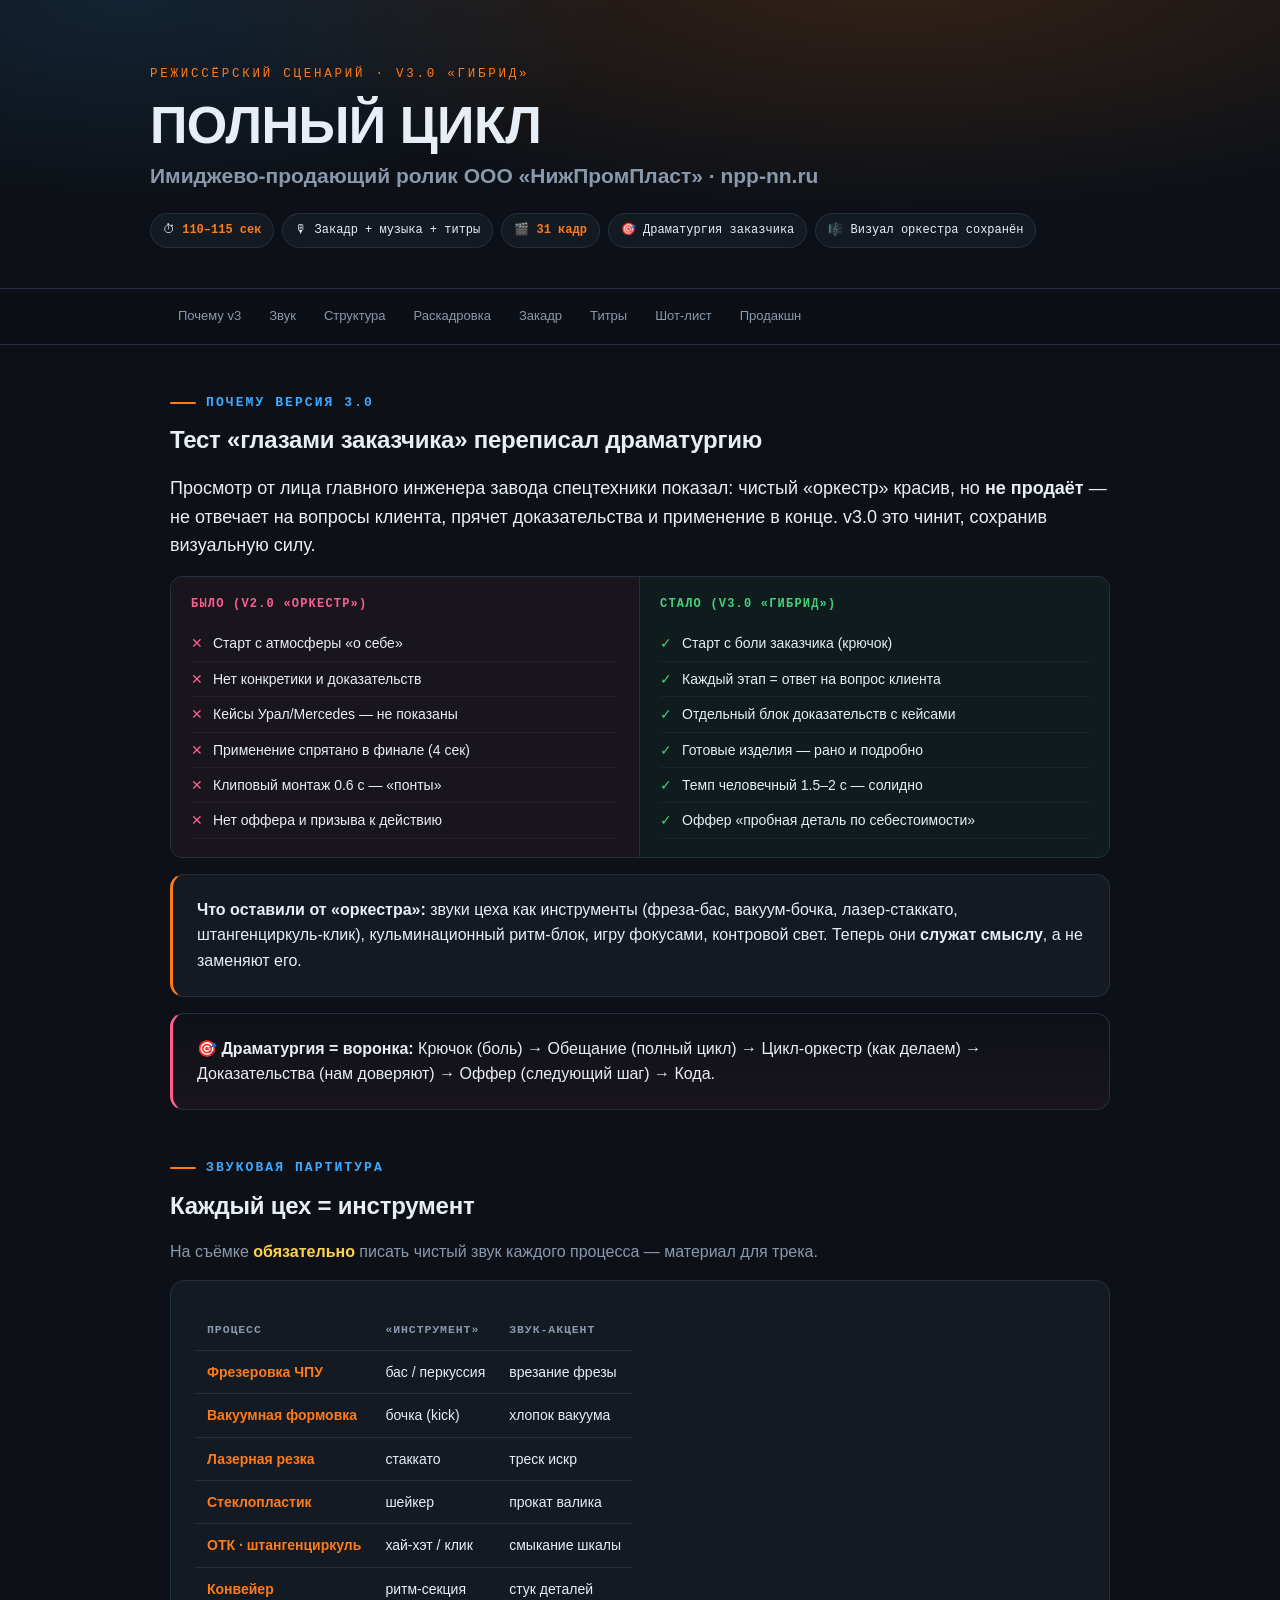
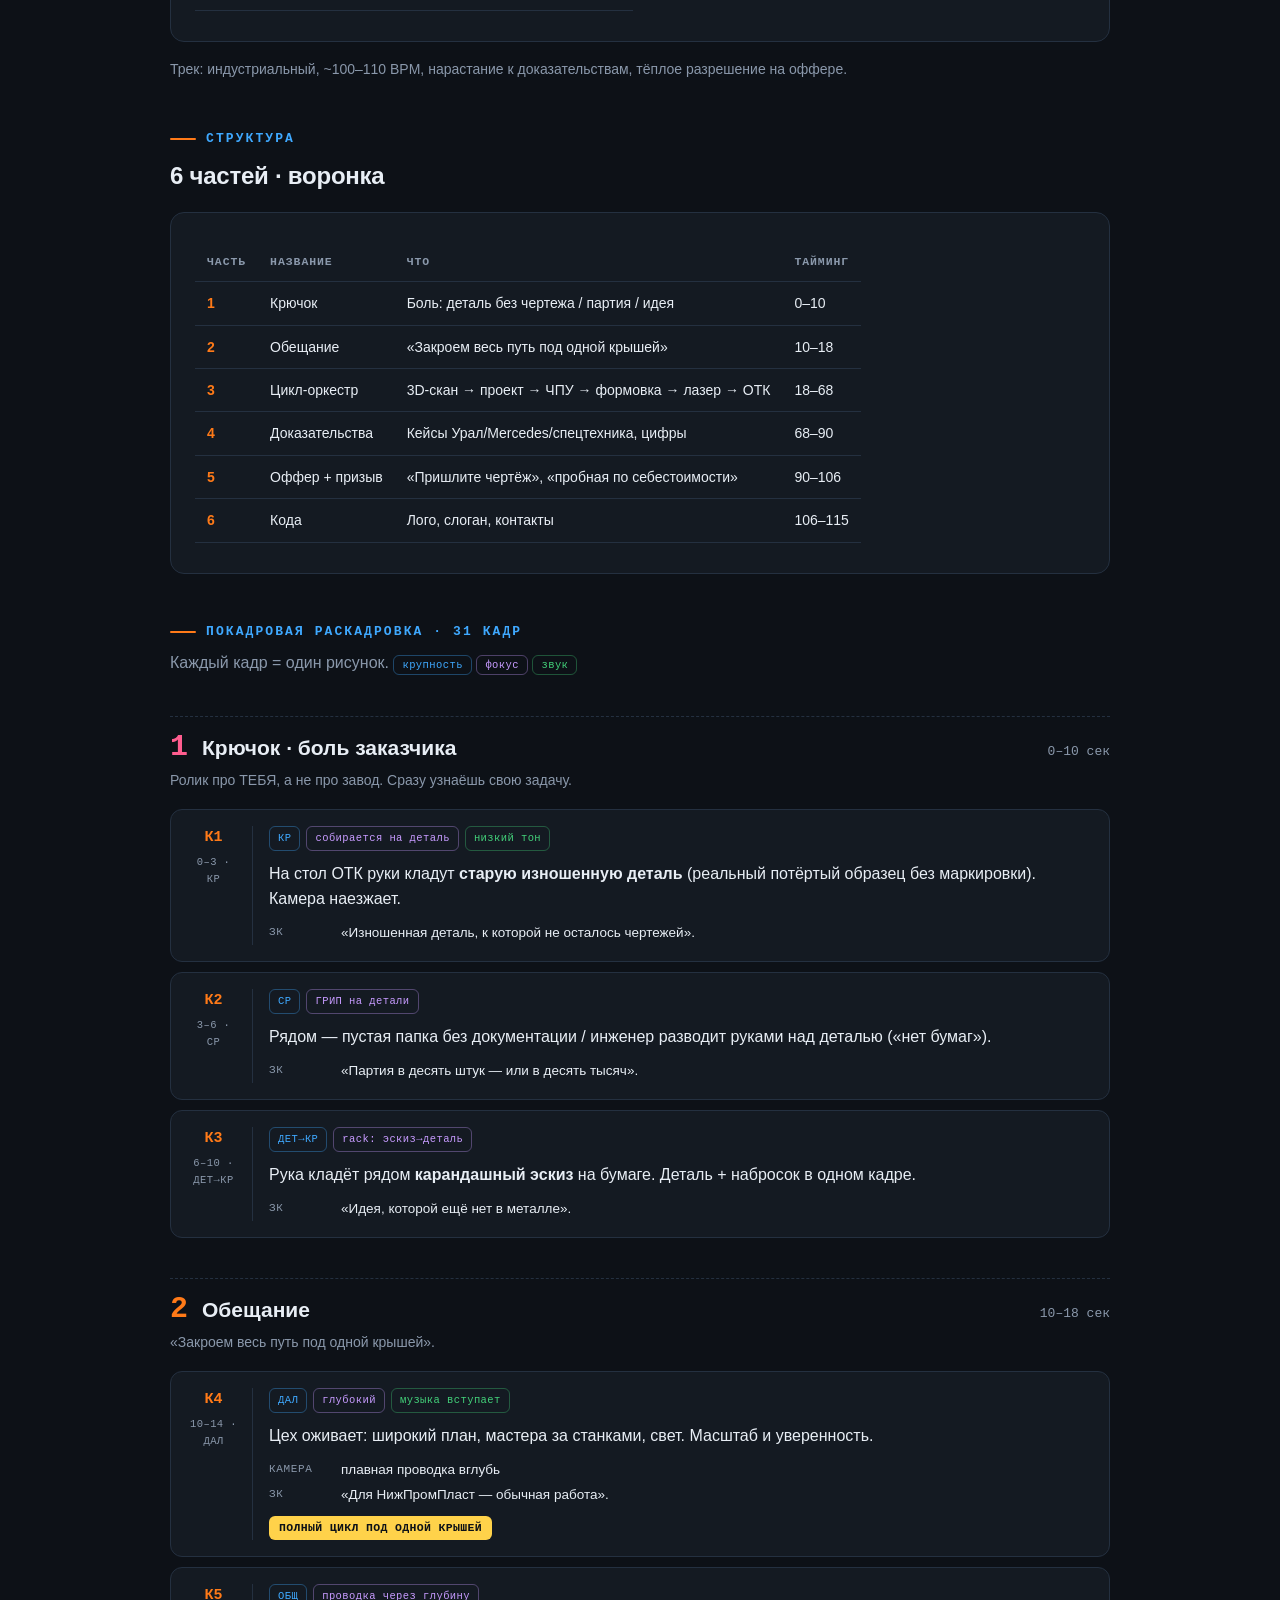
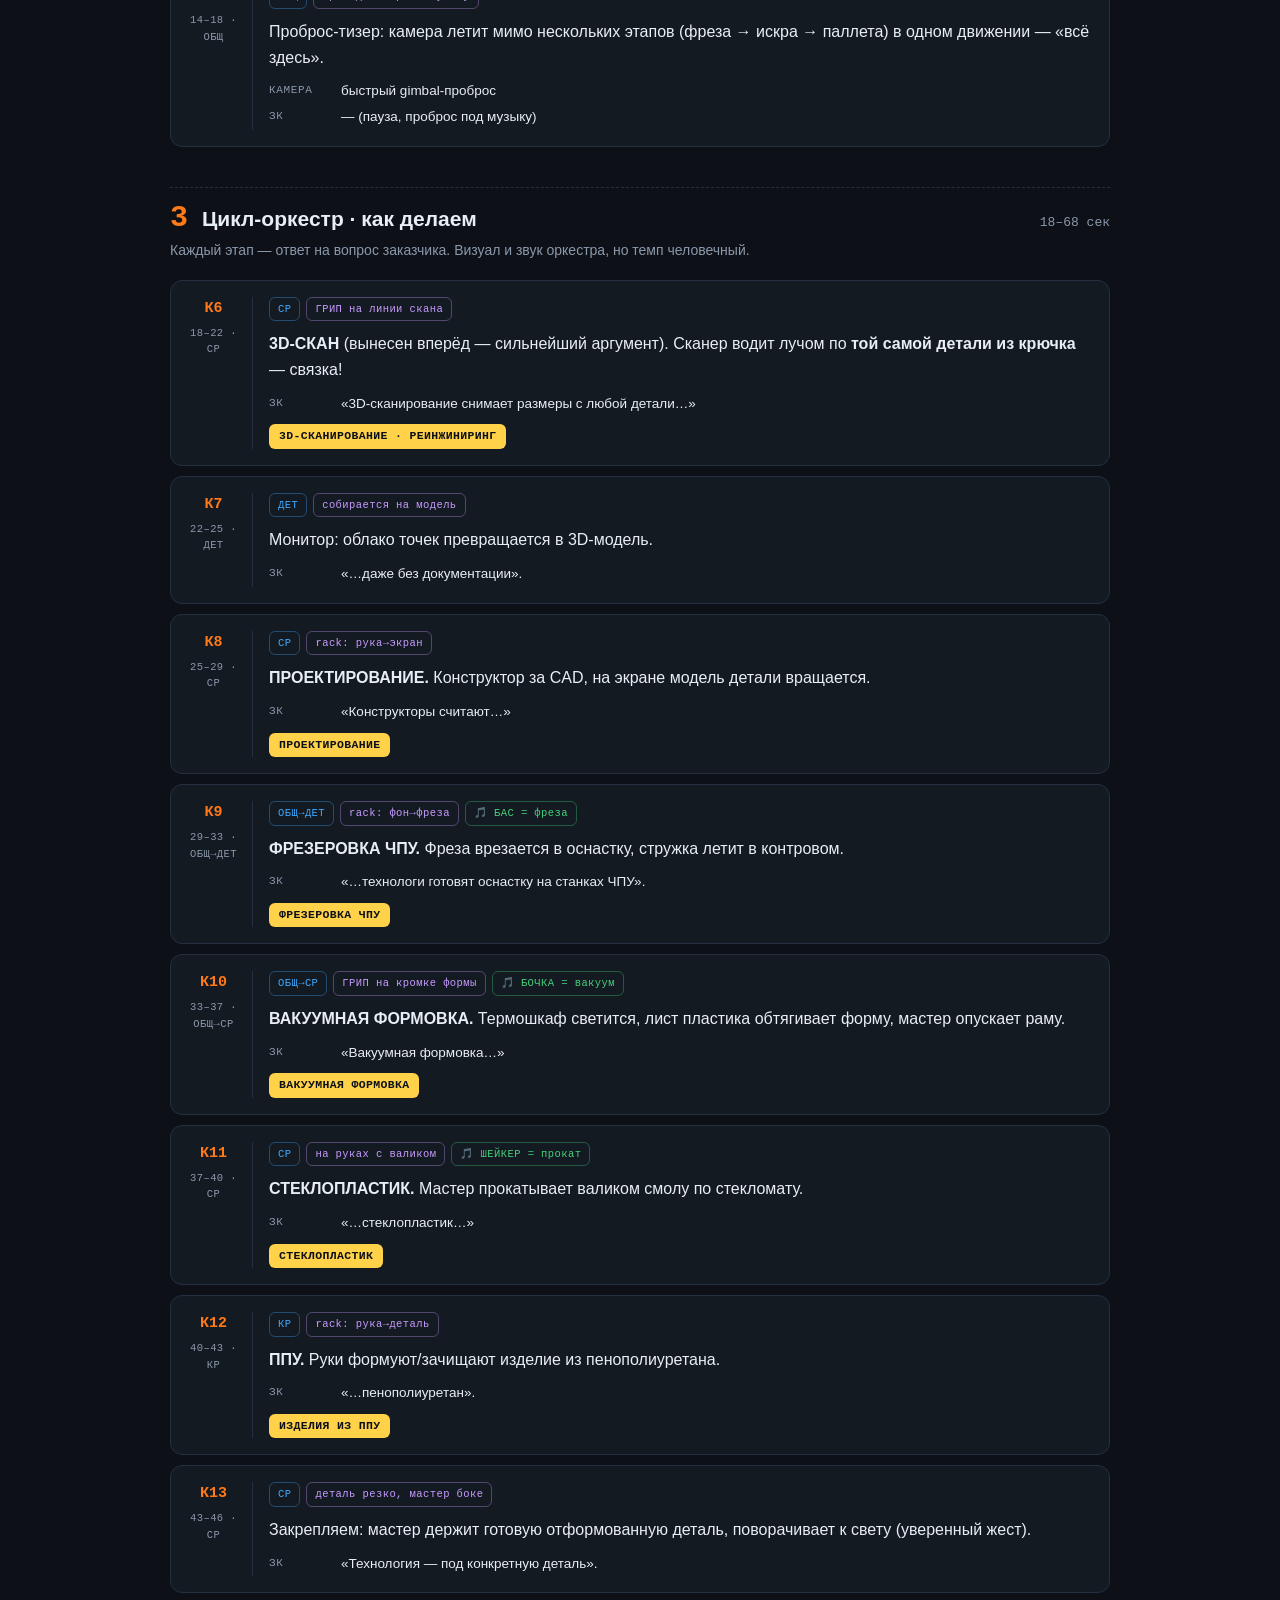
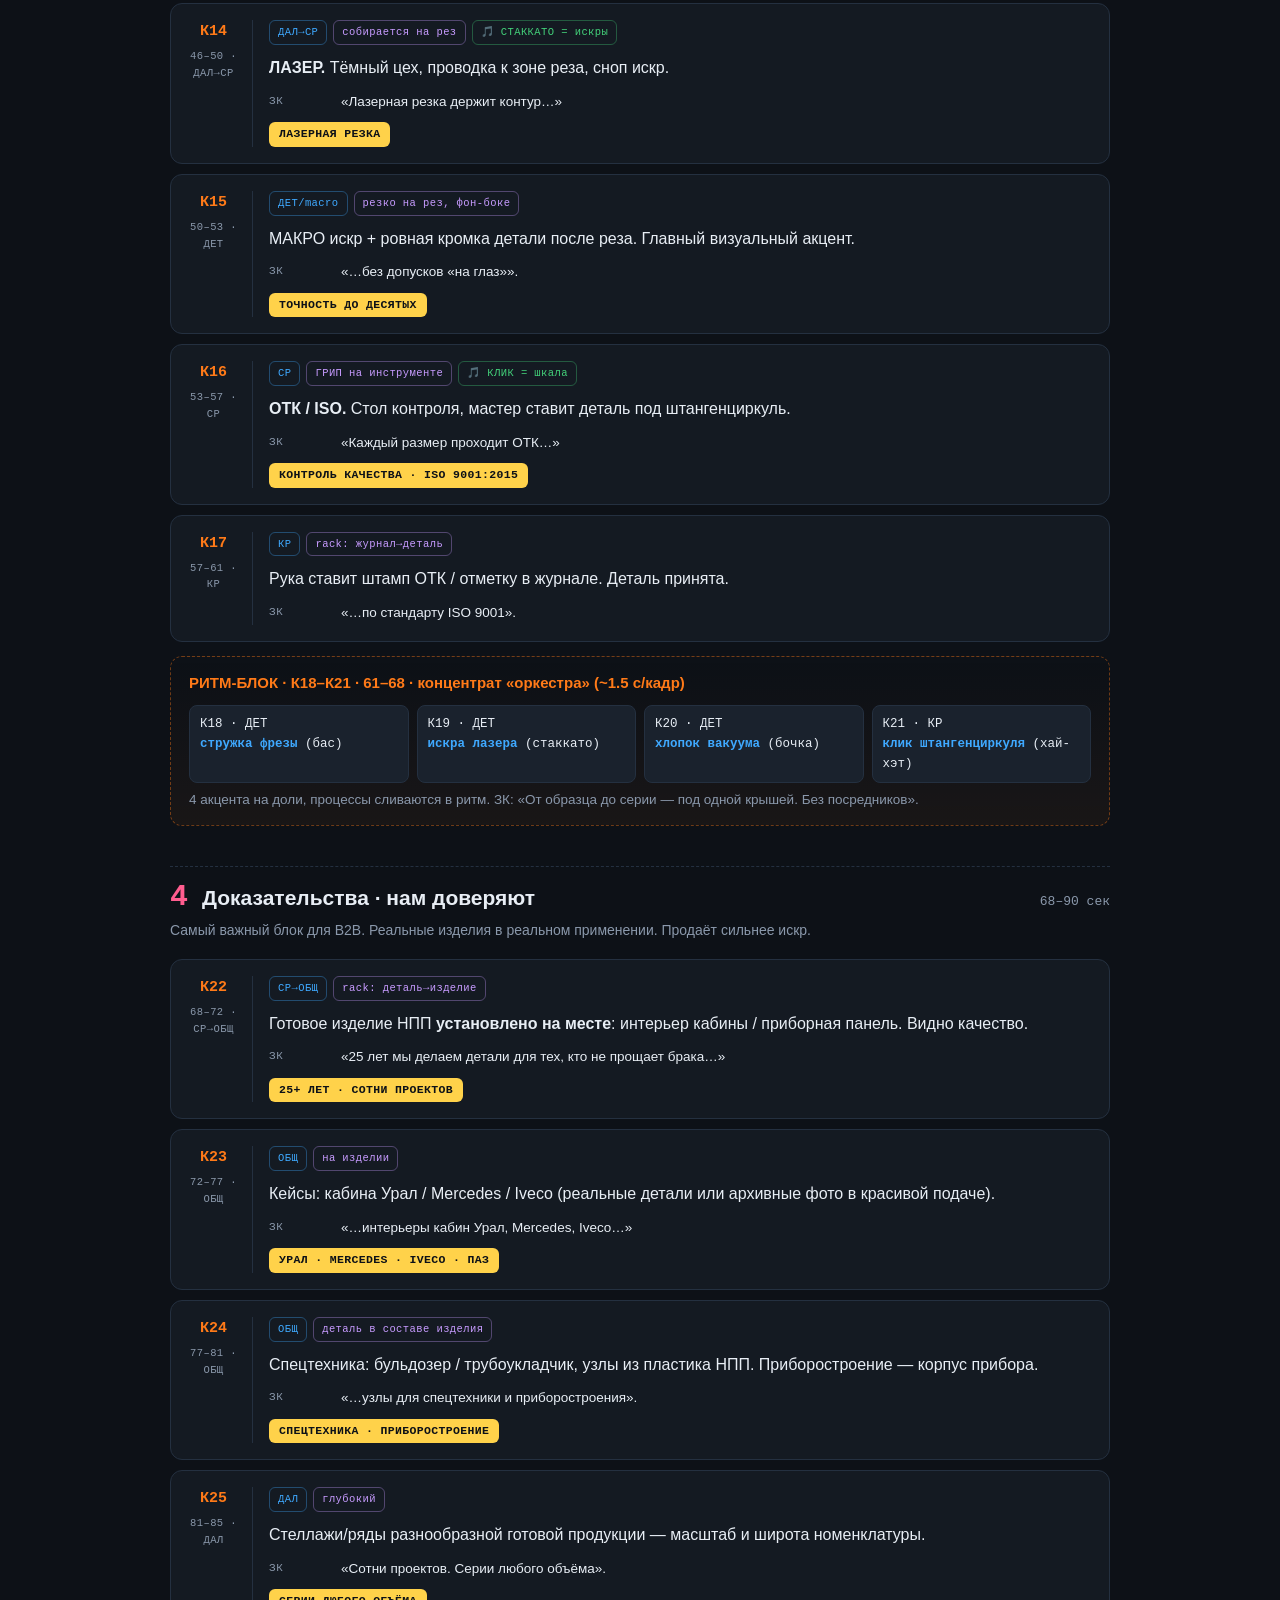
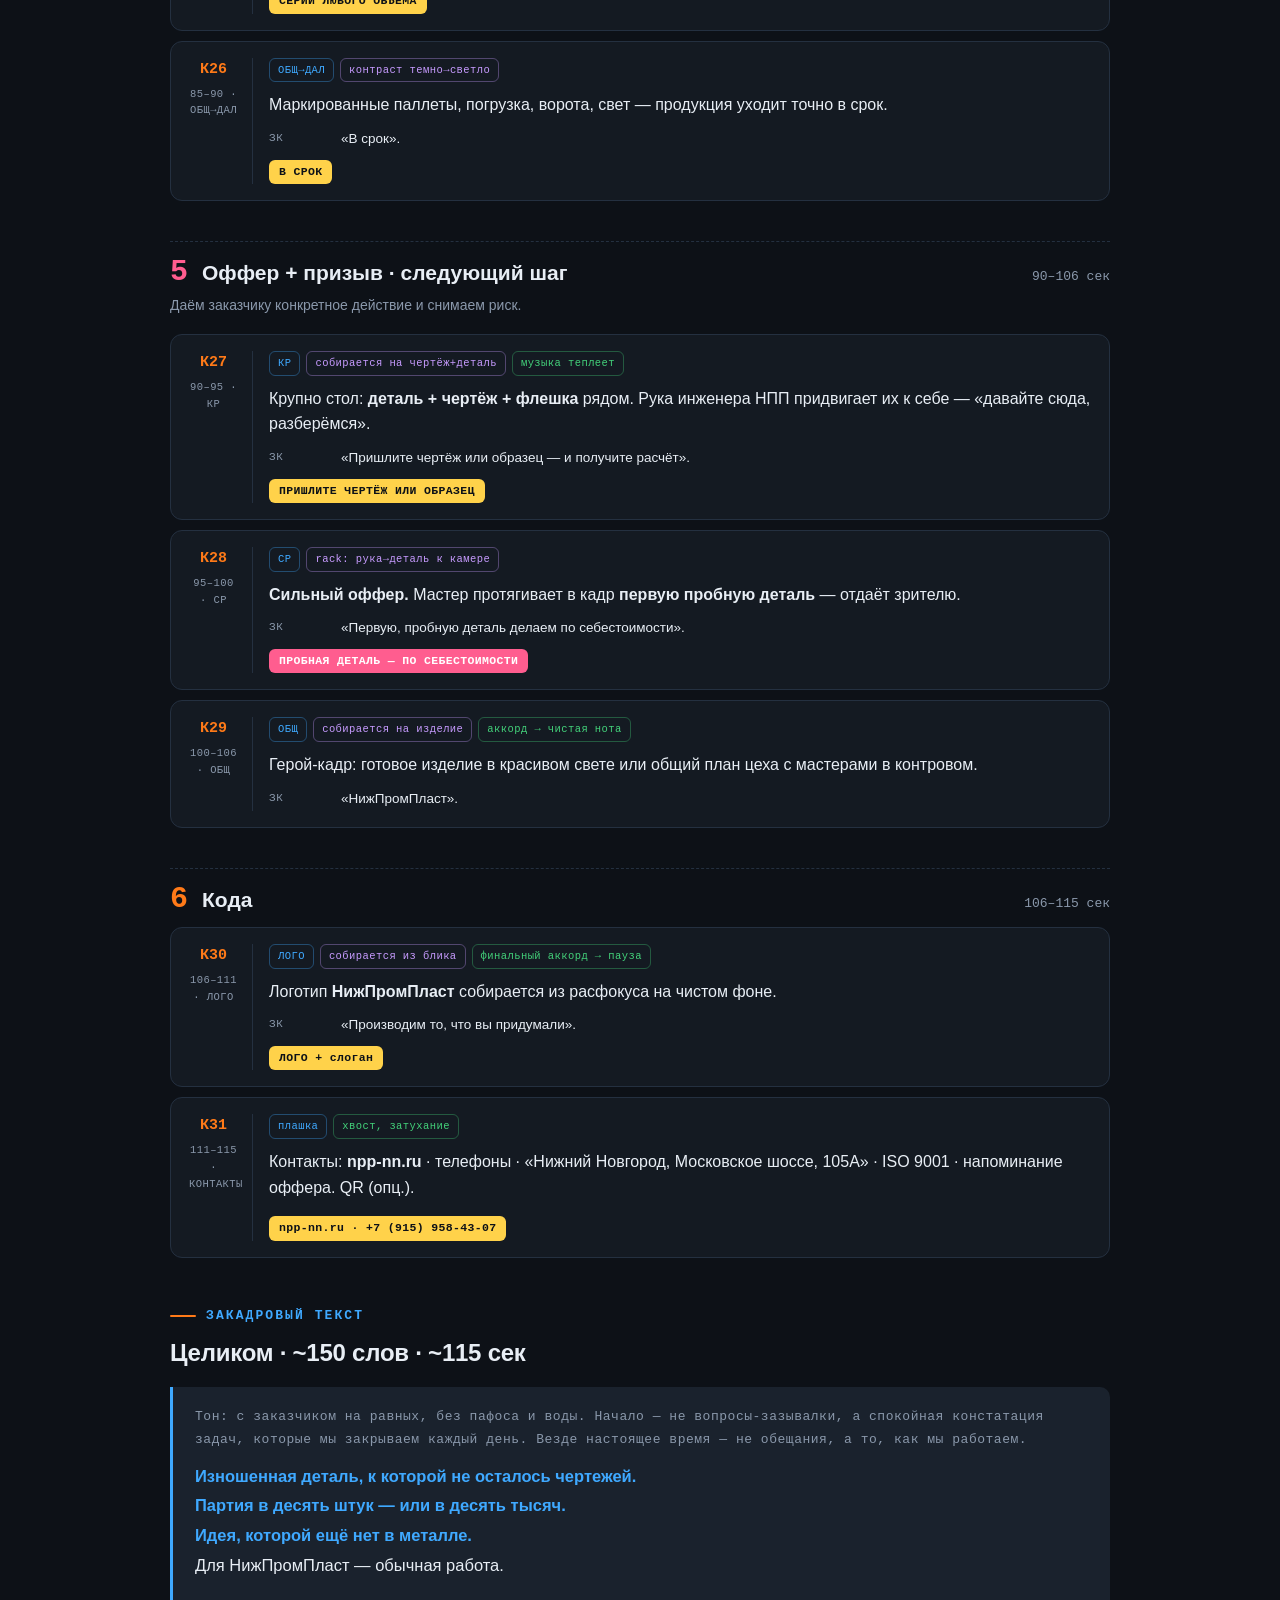
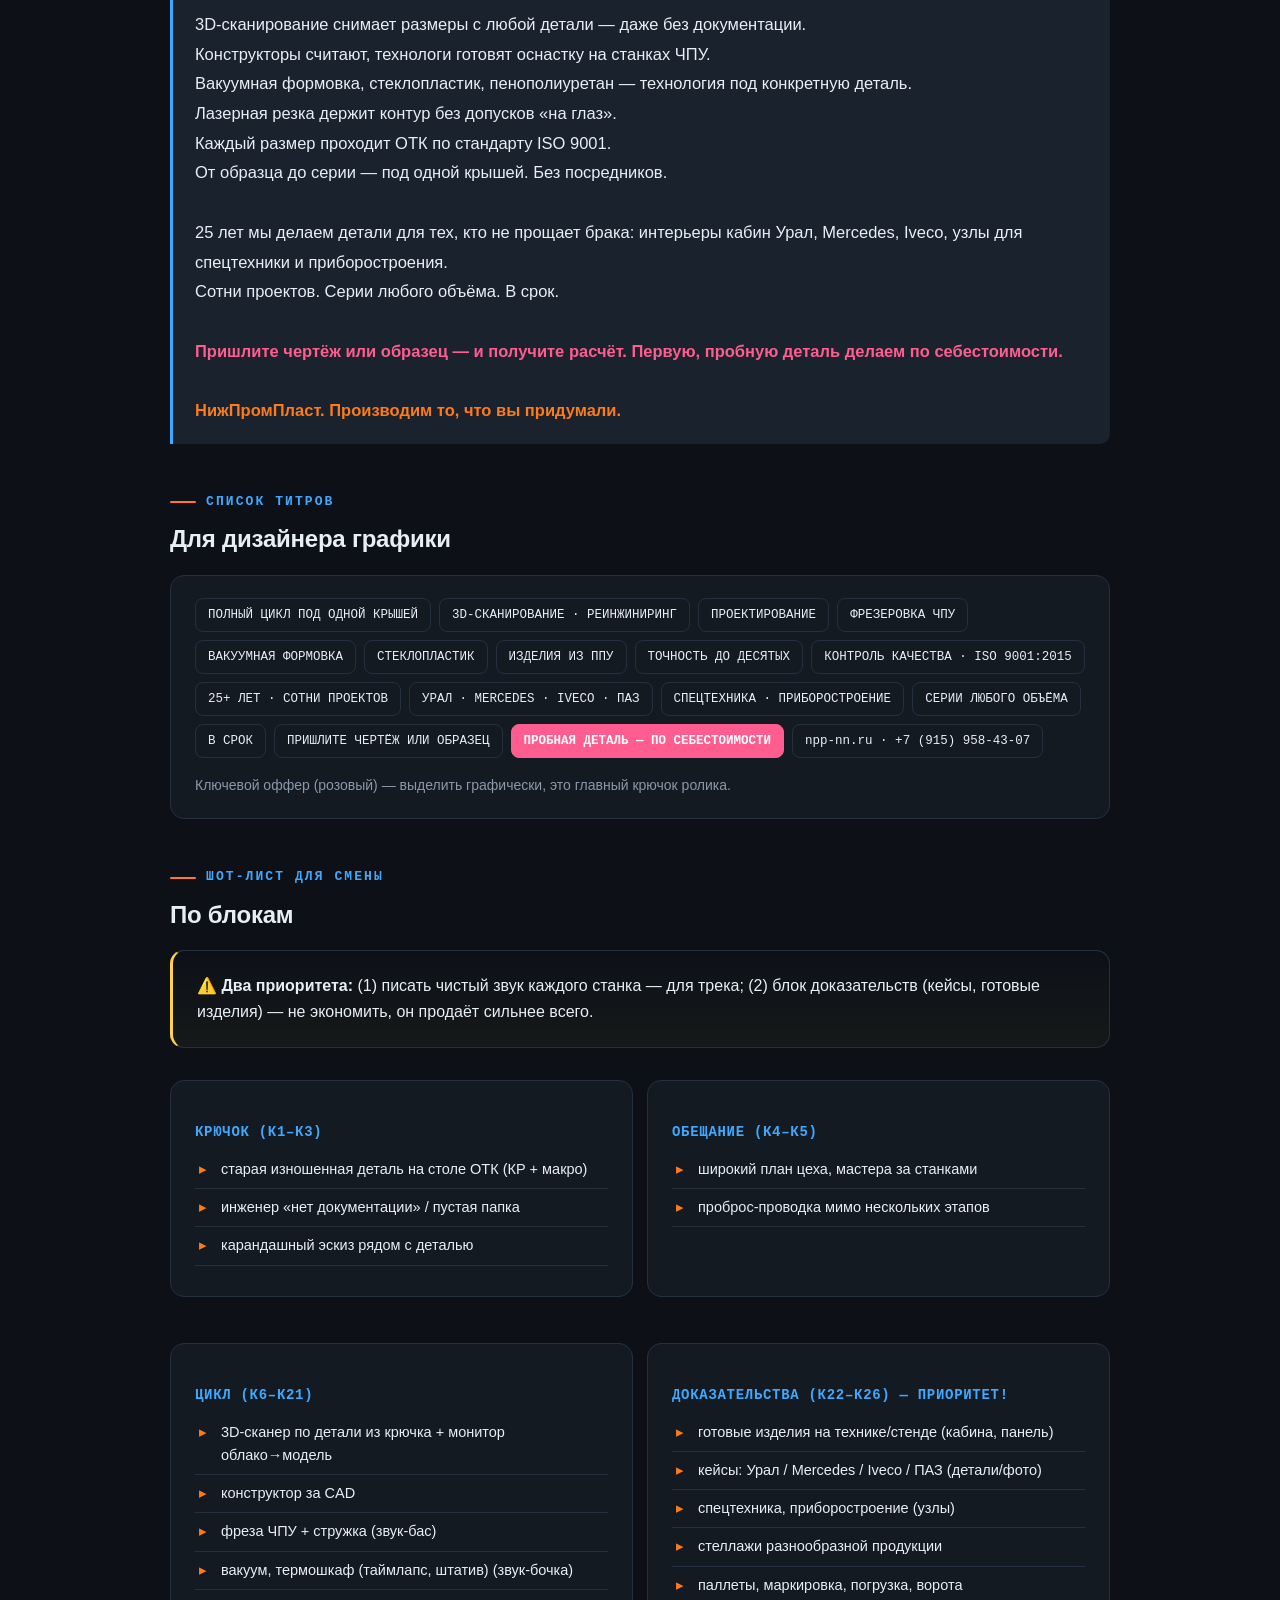
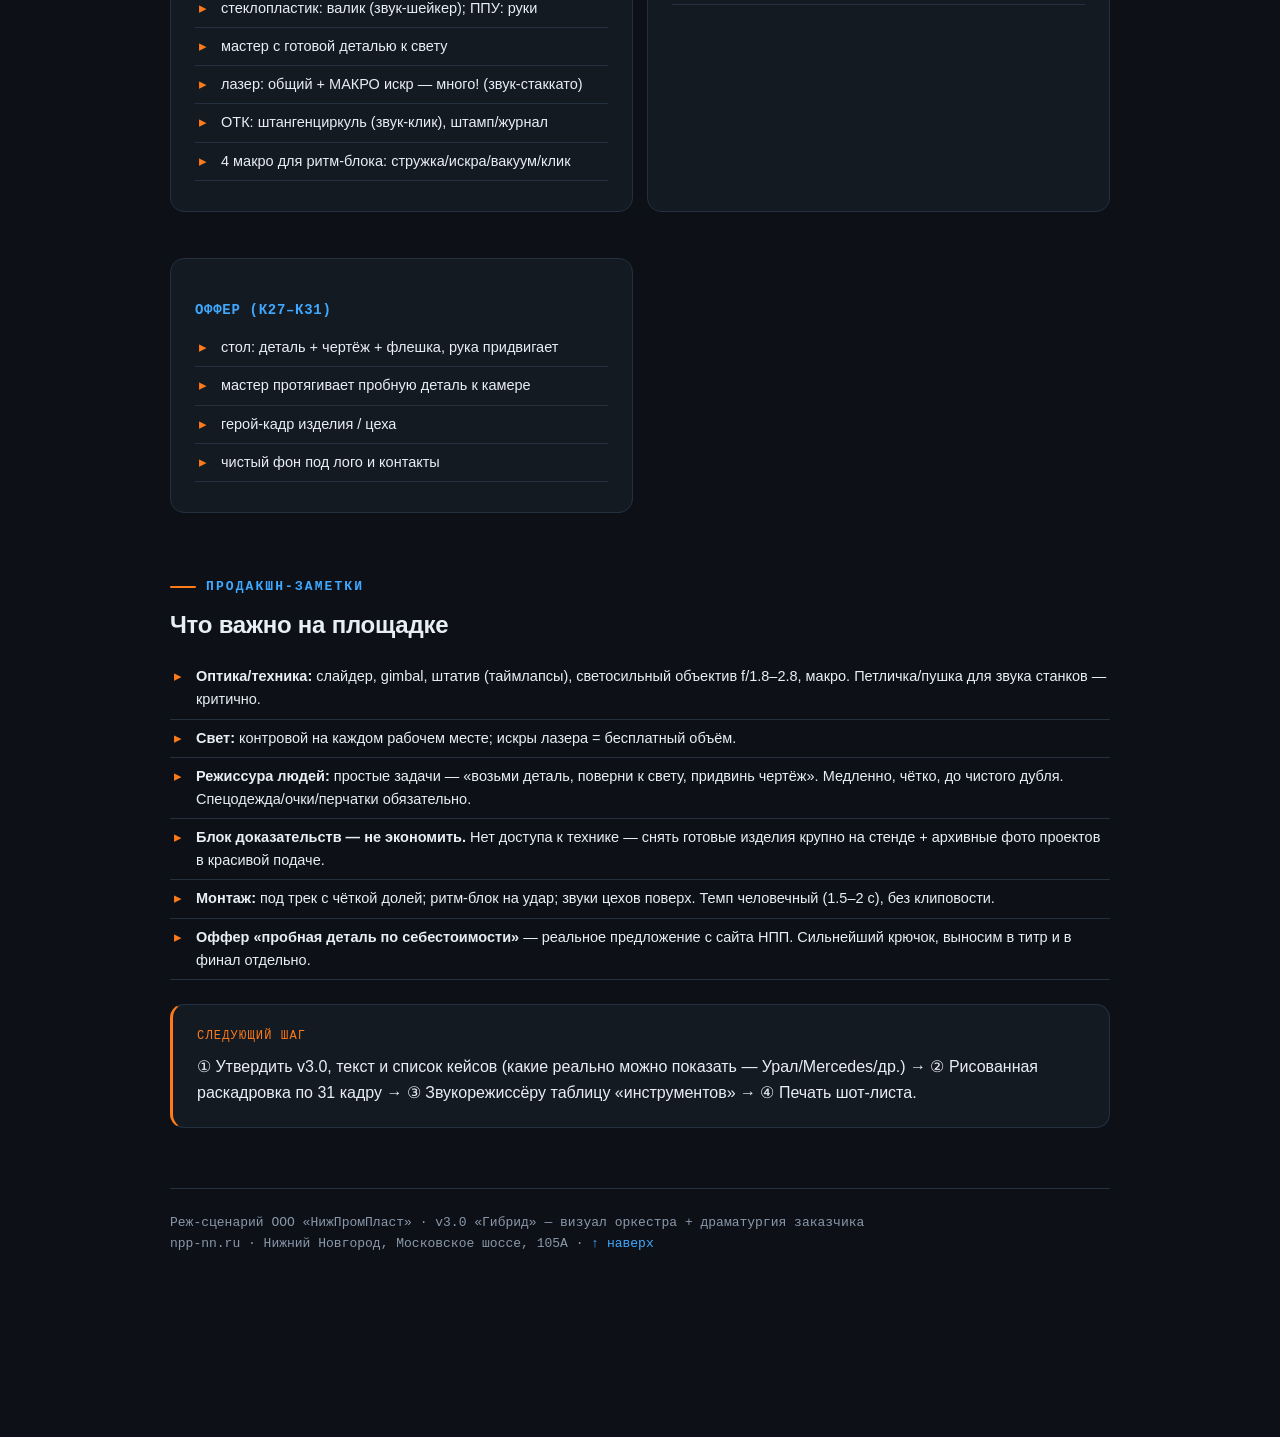
<file: видеонижпромпласт/сценарий-нпп.html>
<!DOCTYPE html>
<html lang="ru">
<head>
<meta charset="UTF-8">
<meta name="viewport" content="width=device-width, initial-scale=1.0">
<title>Реж-сценарий НижПромПласт · v3.0 «Гибрид»</title>
<style>
  :root{
    --bg:#0d1117; --panel:#141a22; --panel2:#1a222d; --line:#243040;
    --ink:#e8eef5; --mut:#8a98ab; --acc:#ff7a18; --acc2:#3fa9ff; --ok:#43d17a;
    --warn:#ffd24a; --pink:#ff5d8f; --rad:14px; --maxw:980px;
    --mono:"SF Mono",ui-monospace,Menlo,Consolas,monospace;
    --sans:-apple-system,BlinkMacSystemFont,"Segoe UI","Inter",Roboto,Arial,sans-serif;
  }
  *{box-sizing:border-box}
  html{scroll-behavior:smooth}
  body{margin:0;background:var(--bg);color:var(--ink);font-family:var(--sans);line-height:1.6;font-size:16px;-webkit-font-smoothing:antialiased}
  .wrap{max-width:var(--maxw);margin:0 auto;padding:0 20px 120px}

  .hero{padding:64px 20px 40px;border-bottom:1px solid var(--line);
    background:radial-gradient(1200px 400px at 70% -10%,rgba(255,122,24,.16),transparent 60%),
               radial-gradient(900px 360px at 10% 0%,rgba(63,169,255,.12),transparent 55%);}
  .hero-inner{max-width:var(--maxw);margin:0 auto}
  .kicker{font-family:var(--mono);font-size:12.5px;letter-spacing:.22em;text-transform:uppercase;color:var(--acc);margin:0 0 14px}
  h1{font-size:clamp(30px,6vw,52px);line-height:1.05;margin:0 0 6px;font-weight:800;letter-spacing:-.01em}
  h1 .sub{display:block;font-size:clamp(15px,3vw,21px);font-weight:600;color:var(--mut);margin-top:12px;letter-spacing:0}
  .meta{display:flex;flex-wrap:wrap;gap:8px;margin-top:26px}
  .chip{font-family:var(--mono);font-size:12px;padding:7px 12px;border:1px solid var(--line);border-radius:999px;color:var(--ink);background:var(--panel)}
  .chip b{color:var(--acc)}

  nav.toc{position:sticky;top:0;z-index:20;background:rgba(13,17,23,.86);backdrop-filter:blur(10px);
    border-bottom:1px solid var(--line);margin-bottom:36px}
  .toc-inner{max-width:var(--maxw);margin:0 auto;display:flex;gap:4px;overflow-x:auto;padding:10px 16px;scrollbar-width:none}
  .toc-inner::-webkit-scrollbar{display:none}
  .toc a{flex:0 0 auto;font-size:13px;color:var(--mut);text-decoration:none;padding:7px 12px;border-radius:8px;white-space:nowrap;transition:.15s}
  .toc a:hover{color:var(--ink);background:var(--panel2)}

  section{margin:48px 0;scroll-margin-top:64px}
  h2{font-size:13px;font-family:var(--mono);letter-spacing:.16em;text-transform:uppercase;color:var(--acc2);
    margin:0 0 8px;display:flex;align-items:center;gap:10px}
  h2::before{content:"";width:26px;height:2px;background:var(--acc);border-radius:2px}
  h3{font-size:24px;margin:6px 0 14px;font-weight:750;letter-spacing:-.01em}
  p{margin:0 0 14px}
  .lead{font-size:18px;color:var(--ink)}
  .mut{color:var(--mut)}

  .card{background:var(--panel);border:1px solid var(--line);border-radius:var(--rad);padding:22px 24px;margin:16px 0}
  .card.accent{border-left:3px solid var(--acc)}
  .card.blue{border-left:3px solid var(--acc2)}
  .card.warn{border-left:3px solid var(--warn);background:linear-gradient(0deg,rgba(255,210,74,.04),transparent)}
  .card.pink{border-left:3px solid var(--pink);background:linear-gradient(0deg,rgba(255,93,143,.05),transparent)}

  .grid2{display:grid;grid-template-columns:1fr 1fr;gap:14px}
  @media(max-width:640px){.grid2{grid-template-columns:1fr}}

  table{width:100%;border-collapse:collapse;font-size:14px;margin:8px 0;display:block;overflow-x:auto}
  th,td{text-align:left;padding:10px 12px;border-bottom:1px solid var(--line);vertical-align:top}
  th{font-family:var(--mono);font-size:11.5px;letter-spacing:.08em;text-transform:uppercase;color:var(--mut);font-weight:600;white-space:nowrap}
  td b{color:var(--acc)}
  tr:hover td{background:rgba(255,255,255,.015)}

  .changelog{display:grid;grid-template-columns:1fr 1fr;gap:0;border:1px solid var(--line);border-radius:12px;overflow:hidden;margin:16px 0}
  @media(max-width:640px){.changelog{grid-template-columns:1fr}}
  .changelog>div{padding:18px 20px}
  .changelog .old{background:rgba(255,93,143,.05);border-right:1px solid var(--line)}
  .changelog .new{background:rgba(67,209,122,.05)}
  .changelog h4{margin:0 0 12px;font-family:var(--mono);font-size:12px;letter-spacing:.1em;text-transform:uppercase}
  .changelog .old h4{color:var(--pink)} .changelog .new h4{color:var(--ok)}
  .changelog ul{margin:0;padding:0;list-style:none}
  .changelog li{padding:6px 0 6px 22px;position:relative;font-size:14px;border-bottom:1px solid rgba(255,255,255,.04)}
  .changelog .old li::before{content:"✕";position:absolute;left:0;color:var(--pink)}
  .changelog .new li::before{content:"✓";position:absolute;left:0;color:var(--ok)}

  .part-head{display:flex;align-items:baseline;gap:14px;margin:40px 0 4px;padding-top:14px;border-top:1px dashed var(--line)}
  .part-no{font-family:var(--mono);font-size:30px;font-weight:800;color:var(--acc);line-height:1}
  .part-title{font-size:21px;font-weight:750}
  .part-time{font-family:var(--mono);font-size:13px;color:var(--mut);margin-left:auto;white-space:nowrap}
  .part-desc{color:var(--mut);font-size:14px;margin:2px 0 18px}
  .part-head.goal .part-no{color:var(--pink)}

  .shot{background:var(--panel);border:1px solid var(--line);border-radius:12px;padding:16px 18px;margin:10px 0;
    display:grid;grid-template-columns:64px 1fr;gap:16px;transition:.15s}
  .shot:hover{border-color:#34465c}
  .shot-id{font-family:var(--mono);font-weight:800;font-size:15px;color:var(--acc);text-align:center;
    border-right:1px solid var(--line);padding-right:14px}
  .shot-id small{display:block;font-size:10.5px;color:var(--mut);font-weight:500;margin-top:4px;letter-spacing:.04em}
  .shot-body p{margin:0 0 8px}
  .shot-tags{display:flex;flex-wrap:wrap;gap:6px;margin:0 0 10px}
  .tag{font-family:var(--mono);font-size:10.5px;letter-spacing:.04em;padding:3px 8px;border-radius:6px;border:1px solid var(--line)}
  .tag.cr{color:var(--acc2);border-color:rgba(63,169,255,.35)}
  .tag.fx{color:#c79bff;border-color:rgba(199,155,255,.35)}
  .tag.snd{color:var(--ok);border-color:rgba(67,209,122,.35)}
  .shot dl{margin:0;font-size:13.5px}
  .shot dl div{display:flex;gap:8px;padding:2px 0}
  .shot dt{color:var(--mut);font-family:var(--mono);font-size:11px;text-transform:uppercase;letter-spacing:.06em;flex:0 0 64px;padding-top:2px}
  .shot dd{margin:0}
  .titr{display:inline-block;margin-top:8px;font-family:var(--mono);font-size:11.5px;color:#0d1117;background:var(--warn);
    padding:3px 10px;border-radius:6px;font-weight:700;letter-spacing:.03em}
  .titr.offer{background:var(--pink);color:#fff}

  .rhythm{background:linear-gradient(0deg,rgba(255,122,24,.05),transparent);border:1px dashed rgba(255,122,24,.4);
    border-radius:12px;padding:14px 18px;margin:14px 0}
  .rhythm h4{margin:0 0 4px;font-size:15px;color:var(--acc)}
  .rhythm .beats{display:flex;flex-wrap:wrap;gap:8px;margin:10px 0 6px}
  .beat{font-family:var(--mono);font-size:12.5px;background:var(--panel2);border:1px solid var(--line);border-radius:8px;padding:8px 10px;flex:1 1 140px}
  .beat b{color:var(--acc2)}

  blockquote{margin:0;padding:18px 22px;background:var(--panel2);border-left:3px solid var(--acc2);border-radius:0 10px 10px 0;
    font-size:16.5px;line-height:1.8;color:var(--ink)}
  blockquote .vo-mut{color:var(--mut);font-size:13px;display:block;margin-bottom:10px;font-family:var(--mono);letter-spacing:.04em}
  blockquote .q{color:var(--acc2);font-weight:600}
  blockquote .ofr{color:var(--pink);font-weight:600}

  ul.clean{list-style:none;padding:0;margin:8px 0}
  ul.clean li{padding:7px 0 7px 26px;border-bottom:1px solid var(--line);position:relative;font-size:14.5px}
  ul.clean li::before{content:"▸";position:absolute;left:4px;color:var(--acc);top:7px}

  .checklist h4{margin:18px 0 6px;font-size:14px;color:var(--acc2);font-family:var(--mono);letter-spacing:.05em;text-transform:uppercase}
  .checklist li::before{content:"☐";color:var(--mut)}

  .titres-list{display:flex;flex-wrap:wrap;gap:8px}
  .titres-list span{font-family:var(--mono);font-size:12.5px;padding:6px 12px;border:1px solid var(--line);border-radius:8px;background:var(--panel)}
  .titres-list span.key{background:var(--pink);color:#fff;border-color:var(--pink);font-weight:700}

  footer{margin-top:60px;padding-top:24px;border-top:1px solid var(--line);color:var(--mut);font-size:13px;font-family:var(--mono)}
  a.up{color:var(--acc2);text-decoration:none}
  @media print{ body{background:#fff;color:#111} nav.toc,.hero{position:static} .shot,.card{break-inside:avoid} }
</style>
</head>
<body>

<header class="hero">
  <div class="hero-inner">
    <p class="kicker">Режиссёрский сценарий · v3.0 «Гибрид»</p>
    <h1>ПОЛНЫЙ ЦИКЛ
      <span class="sub">Имиджево-продающий ролик ООО «НижПромПласт» · npp-nn.ru</span>
    </h1>
    <div class="meta">
      <span class="chip">⏱ <b>110–115 сек</b></span>
      <span class="chip">🎙 Закадр + музыка + титры</span>
      <span class="chip">🎬 <b>31 кадр</b></span>
      <span class="chip">🎯 Драматургия заказчика</span>
      <span class="chip">🎼 Визуал оркестра сохранён</span>
    </div>
  </div>
</header>

<nav class="toc">
  <div class="toc-inner">
    <a href="#why">Почему v3</a>
    <a href="#sound">Звук</a>
    <a href="#struct">Структура</a>
    <a href="#board">Раскадровка</a>
    <a href="#vo">Закадр</a>
    <a href="#titres">Титры</a>
    <a href="#shotlist">Шот-лист</a>
    <a href="#notes">Продакшн</a>
  </div>
</nav>

<div class="wrap">

<!-- ПОЧЕМУ -->
<section id="why">
  <h2>Почему версия 3.0</h2>
  <h3>Тест «глазами заказчика» переписал драматургию</h3>
  <p class="lead">Просмотр от лица главного инженера завода спецтехники показал: чистый «оркестр» красив, но <b>не продаёт</b> — не отвечает на вопросы клиента, прячет доказательства и применение в конце. v3.0 это чинит, сохранив визуальную силу.</p>

  <div class="changelog">
    <div class="old">
      <h4>Было (v2.0 «Оркестр»)</h4>
      <ul>
        <li>Старт с атмосферы «о себе»</li>
        <li>Нет конкретики и доказательств</li>
        <li>Кейсы Урал/Mercedes — не показаны</li>
        <li>Применение спрятано в финале (4 сек)</li>
        <li>Клиповый монтаж 0.6 с — «понты»</li>
        <li>Нет оффера и призыва к действию</li>
      </ul>
    </div>
    <div class="new">
      <h4>Стало (v3.0 «Гибрид»)</h4>
      <ul>
        <li>Старт с боли заказчика (крючок)</li>
        <li>Каждый этап = ответ на вопрос клиента</li>
        <li>Отдельный блок доказательств с кейсами</li>
        <li>Готовые изделия — рано и подробно</li>
        <li>Темп человечный 1.5–2 с — солидно</li>
        <li>Оффер «пробная деталь по себестоимости»</li>
      </ul>
    </div>
  </div>

  <div class="card accent">
    <p style="margin:0"><b>Что оставили от «оркестра»:</b> звуки цеха как инструменты (фреза-бас, вакуум-бочка, лазер-стаккато, штангенциркуль-клик), кульминационный ритм-блок, игру фокусами, контровой свет. Теперь они <b>служат смыслу</b>, а не заменяют его.</p>
  </div>

  <div class="card pink">
    <p style="margin:0">🎯 <b>Драматургия = воронка:</b> Крючок (боль) → Обещание (полный цикл) → Цикл-оркестр (как делаем) → Доказательства (нам доверяют) → Оффер (следующий шаг) → Кода.</p>
  </div>
</section>

<!-- ЗВУК -->
<section id="sound">
  <h2>Звуковая партитура</h2>
  <h3>Каждый цех = инструмент</h3>
  <p class="mut">На съёмке <b style="color:var(--warn)">обязательно</b> писать чистый звук каждого процесса — материал для трека.</p>
  <div class="card">
  <table>
    <tr><th>Процесс</th><th>«Инструмент»</th><th>Звук-акцент</th></tr>
    <tr><td><b>Фрезеровка ЧПУ</b></td><td>бас / перкуссия</td><td>врезание фрезы</td></tr>
    <tr><td><b>Вакуумная формовка</b></td><td>бочка (kick)</td><td>хлопок вакуума</td></tr>
    <tr><td><b>Лазерная резка</b></td><td>стаккато</td><td>треск искр</td></tr>
    <tr><td><b>Стеклопластик</b></td><td>шейкер</td><td>прокат валика</td></tr>
    <tr><td><b>ОТК · штангенциркуль</b></td><td>хай-хэт / клик</td><td>смыкание шкалы</td></tr>
    <tr><td><b>Конвейер</b></td><td>ритм-секция</td><td>стук деталей</td></tr>
  </table>
  </div>
  <p class="mut" style="font-size:14px">Трек: индустриальный, ~100–110 BPM, нарастание к доказательствам, тёплое разрешение на оффере.</p>
</section>

<!-- СТРУКТУРА -->
<section id="struct">
  <h2>Структура</h2>
  <h3>6 частей · воронка</h3>
  <div class="card">
  <table>
    <tr><th>Часть</th><th>Название</th><th>Что</th><th>Тайминг</th></tr>
    <tr><td><b>1</b></td><td>Крючок</td><td>Боль: деталь без чертежа / партия / идея</td><td>0–10</td></tr>
    <tr><td><b>2</b></td><td>Обещание</td><td>«Закроем весь путь под одной крышей»</td><td>10–18</td></tr>
    <tr><td><b>3</b></td><td>Цикл-оркестр</td><td>3D-скан → проект → ЧПУ → формовка → лазер → ОТК</td><td>18–68</td></tr>
    <tr><td><b>4</b></td><td>Доказательства</td><td>Кейсы Урал/Mercedes/спецтехника, цифры</td><td>68–90</td></tr>
    <tr><td><b>5</b></td><td>Оффер + призыв</td><td>«Пришлите чертёж», «пробная по себестоимости»</td><td>90–106</td></tr>
    <tr><td><b>6</b></td><td>Кода</td><td>Лого, слоган, контакты</td><td>106–115</td></tr>
  </table>
  </div>
</section>

<!-- РАСКАДРОВКА -->
<section id="board">
  <h2>Покадровая раскадровка · 31 кадр</h2>
  <p class="mut">Каждый кадр = один рисунок. <span class="tag cr">крупность</span> <span class="tag fx">фокус</span> <span class="tag snd">звук</span></p>

  <!-- 1 КРЮЧОК -->
  <div class="part-head goal"><span class="part-no">1</span><span class="part-title">Крючок · боль заказчика</span><span class="part-time">0–10 сек</span></div>
  <p class="part-desc">Ролик про ТЕБЯ, а не про завод. Сразу узнаёшь свою задачу.</p>

  <div class="shot"><div class="shot-id">К1<small>0–3 · КР</small></div><div class="shot-body">
    <div class="shot-tags"><span class="tag cr">КР</span><span class="tag fx">собирается на деталь</span><span class="tag snd">низкий тон</span></div>
    <p>На стол ОТК руки кладут <b>старую изношенную деталь</b> (реальный потёртый образец без маркировки). Камера наезжает.</p>
    <dl><div><dt>ЗК</dt><dd>«Изношенная деталь, к которой не осталось чертежей».</dd></div></dl>
  </div></div>

  <div class="shot"><div class="shot-id">К2<small>3–6 · СР</small></div><div class="shot-body">
    <div class="shot-tags"><span class="tag cr">СР</span><span class="tag fx">ГРИП на детали</span></div>
    <p>Рядом — пустая папка без документации / инженер разводит руками над деталью («нет бумаг»).</p>
    <dl><div><dt>ЗК</dt><dd>«Партия в десять штук — или в десять тысяч».</dd></div></dl>
  </div></div>

  <div class="shot"><div class="shot-id">К3<small>6–10 · ДЕТ→КР</small></div><div class="shot-body">
    <div class="shot-tags"><span class="tag cr">ДЕТ→КР</span><span class="tag fx">rack: эскиз→деталь</span></div>
    <p>Рука кладёт рядом <b>карандашный эскиз</b> на бумаге. Деталь + набросок в одном кадре.</p>
    <dl><div><dt>ЗК</dt><dd>«Идея, которой ещё нет в металле».</dd></div></dl>
  </div></div>

  <!-- 2 ОБЕЩАНИЕ -->
  <div class="part-head"><span class="part-no">2</span><span class="part-title">Обещание</span><span class="part-time">10–18 сек</span></div>
  <p class="part-desc">«Закроем весь путь под одной крышей».</p>

  <div class="shot"><div class="shot-id">К4<small>10–14 · ДАЛ</small></div><div class="shot-body">
    <div class="shot-tags"><span class="tag cr">ДАЛ</span><span class="tag fx">глубокий</span><span class="tag snd">музыка вступает</span></div>
    <p>Цех оживает: широкий план, мастера за станками, свет. Масштаб и уверенность.</p>
    <dl><div><dt>Камера</dt><dd>плавная проводка вглубь</dd></div><div><dt>ЗК</dt><dd>«Для НижПромПласт — обычная работа».</dd></div></dl>
    <span class="titr">ПОЛНЫЙ ЦИКЛ ПОД ОДНОЙ КРЫШЕЙ</span>
  </div></div>

  <div class="shot"><div class="shot-id">К5<small>14–18 · ОБЩ</small></div><div class="shot-body">
    <div class="shot-tags"><span class="tag cr">ОБЩ</span><span class="tag fx">проводка через глубину</span></div>
    <p>Проброс-тизер: камера летит мимо нескольких этапов (фреза → искра → паллета) в одном движении — «всё здесь».</p>
    <dl><div><dt>Камера</dt><dd>быстрый gimbal-проброс</dd></div><div><dt>ЗК</dt><dd>— (пауза, проброс под музыку)</dd></div></dl>
  </div></div>

  <!-- 3 ЦИКЛ -->
  <div class="part-head"><span class="part-no">3</span><span class="part-title">Цикл-оркестр · как делаем</span><span class="part-time">18–68 сек</span></div>
  <p class="part-desc">Каждый этап — ответ на вопрос заказчика. Визуал и звук оркестра, но темп человечный.</p>

  <div class="shot"><div class="shot-id">К6<small>18–22 · СР</small></div><div class="shot-body">
    <div class="shot-tags"><span class="tag cr">СР</span><span class="tag fx">ГРИП на линии скана</span></div>
    <p><b>3D-СКАН</b> (вынесен вперёд — сильнейший аргумент). Сканер водит лучом по <b>той самой детали из крючка</b> — связка!</p>
    <dl><div><dt>ЗК</dt><dd>«3D-сканирование снимает размеры с любой детали…»</dd></div></dl>
    <span class="titr">3D-СКАНИРОВАНИЕ · РЕИНЖИНИРИНГ</span>
  </div></div>

  <div class="shot"><div class="shot-id">К7<small>22–25 · ДЕТ</small></div><div class="shot-body">
    <div class="shot-tags"><span class="tag cr">ДЕТ</span><span class="tag fx">собирается на модель</span></div>
    <p>Монитор: облако точек превращается в 3D-модель.</p>
    <dl><div><dt>ЗК</dt><dd>«…даже без документации».</dd></div></dl>
  </div></div>

  <div class="shot"><div class="shot-id">К8<small>25–29 · СР</small></div><div class="shot-body">
    <div class="shot-tags"><span class="tag cr">СР</span><span class="tag fx">rack: рука→экран</span></div>
    <p><b>ПРОЕКТИРОВАНИЕ.</b> Конструктор за CAD, на экране модель детали вращается.</p>
    <dl><div><dt>ЗК</dt><dd>«Конструкторы считают…»</dd></div></dl>
    <span class="titr">ПРОЕКТИРОВАНИЕ</span>
  </div></div>

  <div class="shot"><div class="shot-id">К9<small>29–33 · ОБЩ→ДЕТ</small></div><div class="shot-body">
    <div class="shot-tags"><span class="tag cr">ОБЩ→ДЕТ</span><span class="tag fx">rack: фон→фреза</span><span class="tag snd">🎵 БАС = фреза</span></div>
    <p><b>ФРЕЗЕРОВКА ЧПУ.</b> Фреза врезается в оснастку, стружка летит в контровом.</p>
    <dl><div><dt>ЗК</dt><dd>«…технологи готовят оснастку на станках ЧПУ».</dd></div></dl>
    <span class="titr">ФРЕЗЕРОВКА ЧПУ</span>
  </div></div>

  <div class="shot"><div class="shot-id">К10<small>33–37 · ОБЩ→СР</small></div><div class="shot-body">
    <div class="shot-tags"><span class="tag cr">ОБЩ→СР</span><span class="tag fx">ГРИП на кромке формы</span><span class="tag snd">🎵 БОЧКА = вакуум</span></div>
    <p><b>ВАКУУМНАЯ ФОРМОВКА.</b> Термошкаф светится, лист пластика обтягивает форму, мастер опускает раму.</p>
    <dl><div><dt>ЗК</dt><dd>«Вакуумная формовка…»</dd></div></dl>
    <span class="titr">ВАКУУМНАЯ ФОРМОВКА</span>
  </div></div>

  <div class="shot"><div class="shot-id">К11<small>37–40 · СР</small></div><div class="shot-body">
    <div class="shot-tags"><span class="tag cr">СР</span><span class="tag fx">на руках с валиком</span><span class="tag snd">🎵 ШЕЙКЕР = прокат</span></div>
    <p><b>СТЕКЛОПЛАСТИК.</b> Мастер прокатывает валиком смолу по стекломату.</p>
    <dl><div><dt>ЗК</dt><dd>«…стеклопластик…»</dd></div></dl>
    <span class="titr">СТЕКЛОПЛАСТИК</span>
  </div></div>

  <div class="shot"><div class="shot-id">К12<small>40–43 · КР</small></div><div class="shot-body">
    <div class="shot-tags"><span class="tag cr">КР</span><span class="tag fx">rack: рука→деталь</span></div>
    <p><b>ППУ.</b> Руки формуют/зачищают изделие из пенополиуретана.</p>
    <dl><div><dt>ЗК</dt><dd>«…пенополиуретан».</dd></div></dl>
    <span class="titr">ИЗДЕЛИЯ ИЗ ППУ</span>
  </div></div>

  <div class="shot"><div class="shot-id">К13<small>43–46 · СР</small></div><div class="shot-body">
    <div class="shot-tags"><span class="tag cr">СР</span><span class="tag fx">деталь резко, мастер боке</span></div>
    <p>Закрепляем: мастер держит готовую отформованную деталь, поворачивает к свету (уверенный жест).</p>
    <dl><div><dt>ЗК</dt><dd>«Технология — под конкретную деталь».</dd></div></dl>
  </div></div>

  <div class="shot"><div class="shot-id">К14<small>46–50 · ДАЛ→СР</small></div><div class="shot-body">
    <div class="shot-tags"><span class="tag cr">ДАЛ→СР</span><span class="tag fx">собирается на рез</span><span class="tag snd">🎵 СТАККАТО = искры</span></div>
    <p><b>ЛАЗЕР.</b> Тёмный цех, проводка к зоне реза, сноп искр.</p>
    <dl><div><dt>ЗК</dt><dd>«Лазерная резка держит контур…»</dd></div></dl>
    <span class="titr">ЛАЗЕРНАЯ РЕЗКА</span>
  </div></div>

  <div class="shot"><div class="shot-id">К15<small>50–53 · ДЕТ</small></div><div class="shot-body">
    <div class="shot-tags"><span class="tag cr">ДЕТ/macro</span><span class="tag fx">резко на рез, фон-боке</span></div>
    <p>МАКРО искр + ровная кромка детали после реза. Главный визуальный акцент.</p>
    <dl><div><dt>ЗК</dt><dd>«…без допусков «на глаз»».</dd></div></dl>
    <span class="titr">ТОЧНОСТЬ ДО ДЕСЯТЫХ</span>
  </div></div>

  <div class="shot"><div class="shot-id">К16<small>53–57 · СР</small></div><div class="shot-body">
    <div class="shot-tags"><span class="tag cr">СР</span><span class="tag fx">ГРИП на инструменте</span><span class="tag snd">🎵 КЛИК = шкала</span></div>
    <p><b>ОТК / ISO.</b> Стол контроля, мастер ставит деталь под штангенциркуль.</p>
    <dl><div><dt>ЗК</dt><dd>«Каждый размер проходит ОТК…»</dd></div></dl>
    <span class="titr">КОНТРОЛЬ КАЧЕСТВА · ISO 9001:2015</span>
  </div></div>

  <div class="shot"><div class="shot-id">К17<small>57–61 · КР</small></div><div class="shot-body">
    <div class="shot-tags"><span class="tag cr">КР</span><span class="tag fx">rack: журнал→деталь</span></div>
    <p>Рука ставит штамп ОТК / отметку в журнале. Деталь принята.</p>
    <dl><div><dt>ЗК</dt><dd>«…по стандарту ISO 9001».</dd></div></dl>
  </div></div>

  <div class="rhythm">
    <h4>РИТМ-БЛОК · К18–К21 · 61–68 · концентрат «оркестра» (~1.5 с/кадр)</h4>
    <div class="beats">
      <span class="beat">К18 · ДЕТ<br><b>стружка фрезы</b> (бас)</span>
      <span class="beat">К19 · ДЕТ<br><b>искра лазера</b> (стаккато)</span>
      <span class="beat">К20 · ДЕТ<br><b>хлопок вакуума</b> (бочка)</span>
      <span class="beat">К21 · КР<br><b>клик штангенциркуля</b> (хай-хэт)</span>
    </div>
    <p class="mut" style="margin:4px 0 0;font-size:13.5px">4 акцента на доли, процессы сливаются в ритм. ЗК: «От образца до серии — под одной крышей. Без посредников».</p>
  </div>

  <!-- 4 ДОКАЗАТЕЛЬСТВА -->
  <div class="part-head goal"><span class="part-no">4</span><span class="part-title">Доказательства · нам доверяют</span><span class="part-time">68–90 сек</span></div>
  <p class="part-desc">Самый важный блок для B2B. Реальные изделия в реальном применении. Продаёт сильнее искр.</p>

  <div class="shot"><div class="shot-id">К22<small>68–72 · СР→ОБЩ</small></div><div class="shot-body">
    <div class="shot-tags"><span class="tag cr">СР→ОБЩ</span><span class="tag fx">rack: деталь→изделие</span></div>
    <p>Готовое изделие НПП <b>установлено на месте</b>: интерьер кабины / приборная панель. Видно качество.</p>
    <dl><div><dt>ЗК</dt><dd>«25 лет мы делаем детали для тех, кто не прощает брака…»</dd></div></dl>
    <span class="titr">25+ ЛЕТ · СОТНИ ПРОЕКТОВ</span>
  </div></div>

  <div class="shot"><div class="shot-id">К23<small>72–77 · ОБЩ</small></div><div class="shot-body">
    <div class="shot-tags"><span class="tag cr">ОБЩ</span><span class="tag fx">на изделии</span></div>
    <p>Кейсы: кабина Урал / Mercedes / Iveco (реальные детали или архивные фото в красивой подаче).</p>
    <dl><div><dt>ЗК</dt><dd>«…интерьеры кабин Урал, Mercedes, Iveco…»</dd></div></dl>
    <span class="titr">УРАЛ · MERCEDES · IVECO · ПАЗ</span>
  </div></div>

  <div class="shot"><div class="shot-id">К24<small>77–81 · ОБЩ</small></div><div class="shot-body">
    <div class="shot-tags"><span class="tag cr">ОБЩ</span><span class="tag fx">деталь в составе изделия</span></div>
    <p>Спецтехника: бульдозер / трубоукладчик, узлы из пластика НПП. Приборостроение — корпус прибора.</p>
    <dl><div><dt>ЗК</dt><dd>«…узлы для спецтехники и приборостроения».</dd></div></dl>
    <span class="titr">СПЕЦТЕХНИКА · ПРИБОРОСТРОЕНИЕ</span>
  </div></div>

  <div class="shot"><div class="shot-id">К25<small>81–85 · ДАЛ</small></div><div class="shot-body">
    <div class="shot-tags"><span class="tag cr">ДАЛ</span><span class="tag fx">глубокий</span></div>
    <p>Стеллажи/ряды разнообразной готовой продукции — масштаб и широта номенклатуры.</p>
    <dl><div><dt>ЗК</dt><dd>«Сотни проектов. Серии любого объёма».</dd></div></dl>
    <span class="titr">СЕРИИ ЛЮБОГО ОБЪЁМА</span>
  </div></div>

  <div class="shot"><div class="shot-id">К26<small>85–90 · ОБЩ→ДАЛ</small></div><div class="shot-body">
    <div class="shot-tags"><span class="tag cr">ОБЩ→ДАЛ</span><span class="tag fx">контраст темно→светло</span></div>
    <p>Маркированные паллеты, погрузка, ворота, свет — продукция уходит точно в срок.</p>
    <dl><div><dt>ЗК</dt><dd>«В срок».</dd></div></dl>
    <span class="titr">В СРОК</span>
  </div></div>

  <!-- 5 ОФФЕР -->
  <div class="part-head goal"><span class="part-no">5</span><span class="part-title">Оффер + призыв · следующий шаг</span><span class="part-time">90–106 сек</span></div>
  <p class="part-desc">Даём заказчику конкретное действие и снимаем риск.</p>

  <div class="shot"><div class="shot-id">К27<small>90–95 · КР</small></div><div class="shot-body">
    <div class="shot-tags"><span class="tag cr">КР</span><span class="tag fx">собирается на чертёж+деталь</span><span class="tag snd">музыка теплеет</span></div>
    <p>Крупно стол: <b>деталь + чертёж + флешка</b> рядом. Рука инженера НПП придвигает их к себе — «давайте сюда, разберёмся».</p>
    <dl><div><dt>ЗК</dt><dd>«Пришлите чертёж или образец — и получите расчёт».</dd></div></dl>
    <span class="titr">ПРИШЛИТЕ ЧЕРТЁЖ ИЛИ ОБРАЗЕЦ</span>
  </div></div>

  <div class="shot"><div class="shot-id">К28<small>95–100 · СР</small></div><div class="shot-body">
    <div class="shot-tags"><span class="tag cr">СР</span><span class="tag fx">rack: рука→деталь к камере</span></div>
    <p><b>Сильный оффер.</b> Мастер протягивает в кадр <b>первую пробную деталь</b> — отдаёт зрителю.</p>
    <dl><div><dt>ЗК</dt><dd>«Первую, пробную деталь делаем по себестоимости».</dd></div></dl>
    <span class="titr offer">ПРОБНАЯ ДЕТАЛЬ — ПО СЕБЕСТОИМОСТИ</span>
  </div></div>

  <div class="shot"><div class="shot-id">К29<small>100–106 · ОБЩ</small></div><div class="shot-body">
    <div class="shot-tags"><span class="tag cr">ОБЩ</span><span class="tag fx">собирается на изделие</span><span class="tag snd">аккорд → чистая нота</span></div>
    <p>Герой-кадр: готовое изделие в красивом свете или общий план цеха с мастерами в контровом.</p>
    <dl><div><dt>ЗК</dt><dd>«НижПромПласт».</dd></div></dl>
  </div></div>

  <!-- 6 КОДА -->
  <div class="part-head"><span class="part-no">6</span><span class="part-title">Кода</span><span class="part-time">106–115 сек</span></div>

  <div class="shot"><div class="shot-id">К30<small>106–111 · ЛОГО</small></div><div class="shot-body">
    <div class="shot-tags"><span class="tag cr">ЛОГО</span><span class="tag fx">собирается из блика</span><span class="tag snd">финальный аккорд → пауза</span></div>
    <p>Логотип <b>НижПромПласт</b> собирается из расфокуса на чистом фоне.</p>
    <dl><div><dt>ЗК</dt><dd>«Производим то, что вы придумали».</dd></div></dl>
    <span class="titr">ЛОГО + слоган</span>
  </div></div>

  <div class="shot"><div class="shot-id">К31<small>111–115 · КОНТАКТЫ</small></div><div class="shot-body">
    <div class="shot-tags"><span class="tag cr">плашка</span><span class="tag snd">хвост, затухание</span></div>
    <p>Контакты: <b>npp-nn.ru</b> · телефоны · «Нижний Новгород, Московское шоссе, 105А» · ISO 9001 · напоминание оффера. QR (опц.).</p>
    <span class="titr">npp-nn.ru · +7 (915) 958-43-07</span>
  </div></div>
</section>

<!-- ЗАКАДР -->
<section id="vo">
  <h2>Закадровый текст</h2>
  <h3>Целиком · ~150 слов · ~115 сек</h3>
  <blockquote>
    <span class="vo-mut">Тон: с заказчиком на равных, без пафоса и воды. Начало — не вопросы-зазывалки, а спокойная констатация задач, которые мы закрываем каждый день. Везде настоящее время — не обещания, а то, как мы работаем.</span>
    <span class="q">Изношенная деталь, к которой не осталось чертежей.<br>
    Партия в десять штук — или в десять тысяч.<br>
    Идея, которой ещё нет в металле.</span><br>
    Для НижПромПласт — обычная работа.<br><br>
    3D-сканирование снимает размеры с любой детали — даже без документации.<br>
    Конструкторы считают, технологи готовят оснастку на станках ЧПУ.<br>
    Вакуумная формовка, стеклопластик, пенополиуретан — технология под конкретную деталь.<br>
    Лазерная резка держит контур без допусков «на глаз».<br>
    Каждый размер проходит ОТК по стандарту ISO 9001.<br>
    От образца до серии — под одной крышей. Без посредников.<br><br>
    25 лет мы делаем детали для тех, кто не прощает брака: интерьеры кабин Урал, Mercedes, Iveco, узлы для спецтехники и приборостроения.<br>
    Сотни проектов. Серии любого объёма. В срок.<br><br>
    <span class="ofr">Пришлите чертёж или образец — и получите расчёт. Первую, пробную деталь делаем по себестоимости.</span><br><br>
    <b style="color:var(--acc)">НижПромПласт. Производим то, что вы придумали.</b>
  </blockquote>
</section>

<!-- ТИТРЫ -->
<section id="titres">
  <h2>Список титров</h2>
  <h3>Для дизайнера графики</h3>
  <div class="card">
    <div class="titres-list">
      <span>ПОЛНЫЙ ЦИКЛ ПОД ОДНОЙ КРЫШЕЙ</span>
      <span>3D-СКАНИРОВАНИЕ · РЕИНЖИНИРИНГ</span>
      <span>ПРОЕКТИРОВАНИЕ</span>
      <span>ФРЕЗЕРОВКА ЧПУ</span>
      <span>ВАКУУМНАЯ ФОРМОВКА</span>
      <span>СТЕКЛОПЛАСТИК</span>
      <span>ИЗДЕЛИЯ ИЗ ППУ</span>
      <span>ТОЧНОСТЬ ДО ДЕСЯТЫХ</span>
      <span>КОНТРОЛЬ КАЧЕСТВА · ISO 9001:2015</span>
      <span>25+ ЛЕТ · СОТНИ ПРОЕКТОВ</span>
      <span>УРАЛ · MERCEDES · IVECO · ПАЗ</span>
      <span>СПЕЦТЕХНИКА · ПРИБОРОСТРОЕНИЕ</span>
      <span>СЕРИИ ЛЮБОГО ОБЪЁМА</span>
      <span>В СРОК</span>
      <span>ПРИШЛИТЕ ЧЕРТЁЖ ИЛИ ОБРАЗЕЦ</span>
      <span class="key">ПРОБНАЯ ДЕТАЛЬ — ПО СЕБЕСТОИМОСТИ</span>
      <span>npp-nn.ru · +7 (915) 958-43-07</span>
    </div>
    <p class="mut" style="margin:16px 0 0;font-size:14px">Ключевой оффер (розовый) — выделить графически, это главный крючок ролика.</p>
  </div>
</section>

<!-- ШОТ-ЛИСТ -->
<section id="shotlist">
  <h2>Шот-лист для смены</h2>
  <h3>По блокам</h3>
  <div class="card warn">
    <p style="margin:0">⚠️ <b>Два приоритета:</b> (1) писать чистый звук каждого станка — для трека; (2) блок доказательств (кейсы, готовые изделия) — не экономить, он продаёт сильнее всего.</p>
  </div>
  <div class="grid2 checklist">
    <div class="card">
      <h4>Крючок (К1–К3)</h4>
      <ul class="clean">
        <li>старая изношенная деталь на столе ОТК (КР + макро)</li>
        <li>инженер «нет документации» / пустая папка</li>
        <li>карандашный эскиз рядом с деталью</li>
      </ul>
    </div>
    <div class="card">
      <h4>Обещание (К4–К5)</h4>
      <ul class="clean">
        <li>широкий план цеха, мастера за станками</li>
        <li>проброс-проводка мимо нескольких этапов</li>
      </ul>
    </div>
    <div class="card">
      <h4>Цикл (К6–К21)</h4>
      <ul class="clean">
        <li>3D-сканер по детали из крючка + монитор облако→модель</li>
        <li>конструктор за CAD</li>
        <li>фреза ЧПУ + стружка (звук-бас)</li>
        <li>вакуум, термошкаф (таймлапс, штатив) (звук-бочка)</li>
        <li>стеклопластик: валик (звук-шейкер); ППУ: руки</li>
        <li>мастер с готовой деталью к свету</li>
        <li>лазер: общий + МАКРО искр — много! (звук-стаккато)</li>
        <li>ОТК: штангенциркуль (звук-клик), штамп/журнал</li>
        <li>4 макро для ритм-блока: стружка/искра/вакуум/клик</li>
      </ul>
    </div>
    <div class="card">
      <h4>Доказательства (К22–К26) — приоритет!</h4>
      <ul class="clean">
        <li>готовые изделия на технике/стенде (кабина, панель)</li>
        <li>кейсы: Урал / Mercedes / Iveco / ПАЗ (детали/фото)</li>
        <li>спецтехника, приборостроение (узлы)</li>
        <li>стеллажи разнообразной продукции</li>
        <li>паллеты, маркировка, погрузка, ворота</li>
      </ul>
    </div>
    <div class="card">
      <h4>Оффер (К27–К31)</h4>
      <ul class="clean">
        <li>стол: деталь + чертёж + флешка, рука придвигает</li>
        <li>мастер протягивает пробную деталь к камере</li>
        <li>герой-кадр изделия / цеха</li>
        <li>чистый фон под лого и контакты</li>
      </ul>
    </div>
  </div>
</section>

<!-- ПРОДАКШН -->
<section id="notes">
  <h2>Продакшн-заметки</h2>
  <h3>Что важно на площадке</h3>
  <ul class="clean">
    <li><b>Оптика/техника:</b> слайдер, gimbal, штатив (таймлапсы), светосильный объектив f/1.8–2.8, макро. Петличка/пушка для звука станков — критично.</li>
    <li><b>Свет:</b> контровой на каждом рабочем месте; искры лазера = бесплатный объём.</li>
    <li><b>Режиссура людей:</b> простые задачи — «возьми деталь, поверни к свету, придвинь чертёж». Медленно, чётко, до чистого дубля. Спецодежда/очки/перчатки обязательно.</li>
    <li><b>Блок доказательств — не экономить.</b> Нет доступа к технике — снять готовые изделия крупно на стенде + архивные фото проектов в красивой подаче.</li>
    <li><b>Монтаж:</b> под трек с чёткой долей; ритм-блок на удар; звуки цехов поверх. Темп человечный (1.5–2 с), без клиповости.</li>
    <li><b>Оффер «пробная деталь по себестоимости»</b> — реальное предложение с сайта НПП. Сильнейший крючок, выносим в титр и в финал отдельно.</li>
  </ul>

  <div class="card accent" style="margin-top:24px">
    <p style="font-family:var(--mono);font-size:12px;letter-spacing:.1em;text-transform:uppercase;color:var(--acc);margin-bottom:8px">Следующий шаг</p>
    <p style="margin:0">① Утвердить v3.0, текст и список кейсов (какие реально можно показать — Урал/Mercedes/др.) → ② Рисованная раскадровка по 31 кадру → ③ Звукорежиссёру таблицу «инструментов» → ④ Печать шот-листа.</p>
  </div>
</section>

<footer>
  <p>Реж-сценарий ООО «НижПромПласт» · v3.0 «Гибрид» — визуал оркестра + драматургия заказчика<br>
  npp-nn.ru · Нижний Новгород, Московское шоссе, 105А · <a class="up" href="#">↑ наверх</a></p>
</footer>

</div>
</body>
</html>
</file>
<file: css/site.css>
/* ============================================================
   НИЖПРОМПЛАСТ · Байдарки БД-2 / БД-3
   Чистая дизайн-система. Палитра бренда (с npp-nn.ru):
   индиго #140C64 · навигационный #060322 · белый фон
   Продуктовые цвета: красный + синий
   ============================================================ */

:root {
  /* Бренд */
  --indigo:     #140C64;
  --indigo-600: #2A1F8C;
  --indigo-300: #6E68B0;
  --navy:       #060322;
  --ink:        #16132E;
  --muted:      #6A6880;
  --line:       #E7E5F1;
  --line-2:     #D7D4E8;
  --bg:         #FFFFFF;
  --bg-soft:    #F6F5FB;
  --surface:    #FFFFFF;

  /* Продуктовые цвета */
  --red:        #D32A33;
  --blue:       #1B5FCC;

  /* Метрики */
  --radius:     22px;
  --radius-sm:  14px;
  --maxw:       1180px;
  --shadow:     0 24px 60px -28px rgba(20,12,100,.34);
  --shadow-sm:  0 10px 28px -16px rgba(20,12,100,.30);
  --ring:       0 0 0 1px var(--line);
  --header-h:   74px;

  --font: "Manrope", -apple-system, "Segoe UI", Roboto, Arial, sans-serif;
}

* { box-sizing: border-box; margin: 0; padding: 0; }
html { scroll-behavior: smooth; scroll-padding-top: calc(var(--header-h) + 16px); }
body {
  font-family: var(--font);
  color: var(--ink);
  background: var(--bg);
  line-height: 1.6;
  -webkit-font-smoothing: antialiased;
  text-rendering: optimizeLegibility;
}
img, svg { display: block; max-width: 100%; }
a { color: inherit; text-decoration: none; }
ul { list-style: none; }

.container {
  width: 100%;
  max-width: var(--maxw);
  margin-inline: auto;
  padding-inline: clamp(18px, 5vw, 32px);
}

/* ---------- Типографика ---------- */
.eyebrow {
  display: inline-block;
  font-size: 13px;
  font-weight: 800;
  letter-spacing: .14em;
  text-transform: uppercase;
  color: var(--indigo);
  margin-bottom: 14px;
}
h1, h2, h3 { letter-spacing: -0.02em; color: var(--navy); line-height: 1.08; }
.h2 { font-size: clamp(28px, 4vw, 44px); font-weight: 800; }
.lead { color: var(--muted); font-size: clamp(16px, 1.6vw, 19px); }

/* ---------- Кнопки ---------- */
.btn {
  --bg: var(--indigo);
  display: inline-flex; align-items: center; gap: 10px;
  padding: 15px 28px;
  border-radius: 999px;
  font-weight: 700; font-size: 15px;
  border: 2px solid transparent;
  cursor: pointer;
  transition: transform .18s ease, box-shadow .18s, background .18s, color .18s, border-color .18s;
  white-space: nowrap;
}
.btn--primary { background: var(--indigo); color: #fff; box-shadow: 0 14px 30px -12px rgba(20,12,100,.6); }
.btn--primary:hover { background: var(--indigo-600); transform: translateY(-2px); }
.btn--outline { background: transparent; color: var(--indigo); border-color: var(--line-2); }
.btn--outline:hover { border-color: var(--indigo); transform: translateY(-2px); }
.btn--light { background:#fff; color: var(--indigo); }
.btn--light:hover { transform: translateY(-2px); box-shadow: var(--shadow-sm); }
.btn--ghost { background: rgba(255,255,255,.1); color:#fff; border-color: rgba(255,255,255,.3); }
.btn--ghost:hover { background: rgba(255,255,255,.18); }

/* ============================================================
   ШАПКА — всегда с фоном, sticky, без лагов
   ============================================================ */
.header {
  position: sticky; top: 0; z-index: 100;
  height: var(--header-h);
  background: #fff;                        /* фон ВСЕГДА */
  border-bottom: 1px solid var(--line);
  box-shadow: 0 6px 24px -20px rgba(6,3,34,.5);
}
.header__inner { height: 100%; display: flex; align-items: center; justify-content: space-between; gap: 24px; }
.brand { display: flex; align-items: center; gap: 12px; flex-shrink: 0; }
.brand img { height: 38px; width: auto; }
.nav { display: flex; align-items: center; gap: 28px; }
.nav a { font-size: 15px; font-weight: 600; color: var(--ink); transition: color .15s; }
.nav a:hover { color: var(--indigo); }
.header__right { display: flex; align-items: center; gap: 18px; }
.header__phone { font-weight: 800; font-size: 16px; color: var(--navy); white-space: nowrap; }
.burger { display: none; flex-direction: column; gap: 5px; background: none; border: 0; cursor: pointer; padding: 8px; }
.burger span { width: 24px; height: 2px; background: var(--navy); border-radius: 2px; transition:.2s; }

/* ============================================================
   СЕКЦИИ — единый ритм отступов
   ============================================================ */
.section { padding-block: clamp(56px, 8vw, 104px); }
.section--soft { background: var(--bg-soft); }
.section__head { max-width: 720px; margin-bottom: clamp(34px, 5vw, 56px); }
.section__head--center { margin-inline: auto; text-align: center; }
.section__head .lead { margin-top: 14px; }

/* ============================================================
   ХЕРО
   ============================================================ */
.hero {
  position: relative; overflow: hidden; color: #fff;
  background:
    radial-gradient(110% 120% at 88% -10%, rgba(42,31,140,.85), transparent 55%),
    linear-gradient(165deg, var(--navy) 0%, #0d0840 58%, var(--indigo) 125%);
}
.hero__inner {
  position: relative; z-index: 2;
  display: grid; grid-template-columns: 1.05fr 1fr;
  gap: clamp(28px, 4vw, 60px); align-items: center;
  padding-block: clamp(52px, 7vw, 96px);
}
.hero__badge {
  display: inline-flex; align-items: center; gap: 8px;
  padding: 7px 15px; border-radius: 999px;
  background: rgba(255,255,255,.1); border: 1px solid rgba(255,255,255,.2);
  font-size: 12px; font-weight: 800; letter-spacing: .08em; text-transform: uppercase;
  color: #DAD7F2; margin-bottom: 22px;
}
.hero h1 { color: #fff; font-size: clamp(34px, 5.4vw, 62px); font-weight: 800; margin-bottom: 20px; }
.hero h1 em { font-style: normal; color: #B7B2EA; }
.hero__lead { color: rgba(255,255,255,.8); font-size: clamp(16px,1.7vw,19px); max-width: 30em; margin-bottom: 30px; }
.hero__actions { display: flex; flex-wrap: wrap; gap: 14px; margin-bottom: 38px; }
.hero__chips { display: flex; flex-wrap: wrap; gap: 24px; border-top: 1px solid rgba(255,255,255,.14); padding-top: 24px; }
.chip__num { font-size: clamp(22px,3vw,32px); font-weight: 800; }
.chip__lbl { font-size: 13px; color: rgba(255,255,255,.6); margin-top: 4px; }

/* ============================================================
   ПЛЕЙСХОЛДЕР ФОТО (кадр с силуэтом байдарки)
   ============================================================ */
.photo {
  position: relative; border-radius: var(--radius);
  background: var(--bg-soft);
  border: 1px solid var(--line);
  overflow: hidden; display: grid; place-items: center;
  aspect-ratio: 4 / 3;
}
.photo--hero {
  background: linear-gradient(150deg, rgba(255,255,255,.14), rgba(255,255,255,.04));
  border-color: rgba(255,255,255,.18);
  box-shadow: var(--shadow);
}
.photo svg { width: 80%; height: auto; }
.photo__tag {
  position: absolute; left: 14px; bottom: 14px;
  font-size: 12px; font-weight: 700; letter-spacing: .03em;
  background: rgba(6,3,34,.62); color: #fff;
  padding: 6px 13px; border-radius: 999px;
  border: 1px dashed rgba(255,255,255,.35);
}
.photo--hero .photo__tag { background: rgba(6,3,34,.5); }

/* ============================================================
   МОДЕЛИ — 2 карточки БД-2 / БД-3
   ============================================================ */
.models { display: grid; grid-template-columns: 1fr 1fr; gap: 24px; }
.model {
  background: var(--surface); border: 1px solid var(--line);
  border-radius: var(--radius); overflow: hidden;
  box-shadow: var(--shadow-sm);
  display: flex; flex-direction: column;
  transition: transform .22s ease, box-shadow .22s, border-color .22s;
}
.model:hover { transform: translateY(-6px); box-shadow: var(--shadow); border-color: var(--line-2); }
.model__media { aspect-ratio: 16/10; border-bottom: 1px solid var(--line); }
.model__media .photo { border: 0; border-radius: 0; aspect-ratio: auto; height: 100%; }
.model__body { padding: clamp(22px, 2.6vw, 32px); display: flex; flex-direction: column; gap: 14px; flex: 1; }
.model__name { font-size: 28px; font-weight: 800; }
.model__seats { font-size: 15px; color: var(--muted); }
.model__specs { display: grid; grid-template-columns: 1fr 1fr; gap: 12px 18px; margin-top: 4px; }
.model__specs div { font-size: 14px; }
.model__specs b { display: block; font-size: 18px; color: var(--navy); }
.model__specs span { color: var(--muted); }
.model__foot { margin-top: auto; display: flex; align-items: center; justify-content: space-between; gap: 14px; padding-top: 8px; }
.model__price { font-size: 24px; font-weight: 800; color: var(--navy); }
.model__price small { display:block; font-size: 12px; font-weight: 600; color: var(--muted); }

/* свотчи цвета: красный + синий */
.swatches { display: flex; gap: 10px; align-items: center; }
.swatch {
  width: 26px; height: 26px; border-radius: 50%;
  border: 2px solid #fff; box-shadow: 0 0 0 1px var(--line-2);
  cursor: pointer; transition: transform .15s;
}
.swatch:hover { transform: scale(1.12); }
.swatch--red  { background: var(--red); }
.swatch--blue { background: var(--blue); }
.swatch__label { font-size: 13px; color: var(--muted); margin-left: 6px; }

/* ============================================================
   FEATURES — креативная bento-сетка
   ============================================================ */
.bento {
  display: grid;
  grid-template-columns: repeat(3, 1fr);
  grid-auto-rows: minmax(170px, auto);
  gap: 20px;
}
.card {
  background: var(--surface); border: 1px solid var(--line);
  border-radius: var(--radius); padding: clamp(22px, 2.4vw, 30px);
  display: flex; flex-direction: column; gap: 12px;
  transition: transform .22s ease, box-shadow .22s, border-color .22s;
}
.card:hover { transform: translateY(-4px); box-shadow: var(--shadow-sm); border-color: var(--line-2); }
.card__icon {
  width: 50px; height: 50px; border-radius: 14px;
  background: var(--bg-soft); color: var(--indigo);
  display: grid; place-items: center;
}
.card h3 { font-size: 20px; font-weight: 800; }
.card p { color: var(--muted); font-size: 15px; }
.card--wide { grid-column: span 2; }
.card--tall { grid-row: span 2; }
.card--indigo { background: linear-gradient(160deg, var(--indigo), var(--indigo-600)); border-color: transparent; color: #fff; }
.card--indigo h3 { color: #fff; }
.card--indigo p { color: rgba(255,255,255,.82); }
.card--indigo .card__icon { background: rgba(255,255,255,.14); color: #fff; }
.card--photo { padding: 0; overflow: hidden; }
.card--photo .photo { border: 0; border-radius: 0; height: 100%; width: 100%; aspect-ratio: auto; }

/* ---------- Чередующиеся строки текст+фото (напр. «Держатели весла») ---------- */
.split { display: grid; grid-template-columns: 1fr 1fr; gap: clamp(24px, 4vw, 60px); align-items: center; }
.split + .split { margin-top: clamp(40px, 6vw, 80px); }
.split--rev .split__media { order: -1; }
.split__text h3 { font-size: clamp(24px, 3vw, 34px); font-weight: 800; margin-bottom: 14px; }
.split__text p { color: var(--muted); font-size: 17px; margin-bottom: 12px; }
.ticks { display: grid; gap: 10px; margin-top: 18px; }
.ticks li { display: flex; gap: 10px; align-items: flex-start; font-size: 16px; }
.ticks svg { flex-shrink: 0; margin-top: 3px; color: var(--indigo); }

/* ============================================================
   СРАВНЕНИЕ / ХАРАКТЕРИСТИКИ
   ============================================================ */
.specs {
  width: 100%; border-collapse: separate; border-spacing: 0;
  background: var(--surface); border: 1px solid var(--line);
  border-radius: var(--radius); overflow: hidden;
}
.specs th, .specs td { padding: 16px 20px; text-align: left; font-size: 15px; border-bottom: 1px solid var(--line); }
.specs thead th { background: var(--navy); color: #fff; font-weight: 700; }
.specs tbody tr:last-child td { border-bottom: 0; }
.specs td:first-child { color: var(--muted); font-weight: 600; }
.specs td b { color: var(--navy); }
.specs tbody tr:nth-child(even) { background: var(--bg-soft); }

/* ============================================================
   CTA / ФОРМА
   ============================================================ */
.cta {
  background: linear-gradient(160deg, var(--navy), var(--indigo));
  border-radius: var(--radius); color: #fff;
  padding: clamp(34px, 5vw, 64px);
  display: grid; grid-template-columns: 1.1fr 1fr; gap: clamp(28px,4vw,56px); align-items: center;
}
.cta h2 { color: #fff; font-size: clamp(26px,3.4vw,40px); font-weight: 800; margin-bottom: 14px; }
.cta p { color: rgba(255,255,255,.8); font-size: 17px; }
.form { display: grid; gap: 14px; }
.form input, .form select {
  width: 100%; padding: 15px 18px; border-radius: 14px;
  border: 1px solid rgba(255,255,255,.25); background: rgba(255,255,255,.08);
  color: #fff; font-size: 15px; font-family: inherit;
}
.form input::placeholder { color: rgba(255,255,255,.6); }
.form input:focus, .form select:focus { outline: 2px solid rgba(255,255,255,.5); }
.form select option { color: #16132e; }
.form .btn { justify-content: center; }
.form__note { font-size: 12px; color: rgba(255,255,255,.55); }

/* ============================================================
   ПОДВАЛ
   ============================================================ */
.footer { background: var(--navy); color: rgba(255,255,255,.7); padding-block: clamp(40px,6vw,64px); }
.footer__grid { display: grid; grid-template-columns: 1.4fr 1fr 1fr; gap: 32px; }
.footer img { height: 40px; margin-bottom: 16px; filter: brightness(0) invert(1); opacity: .92; }
.footer h4 { color: #fff; font-size: 15px; margin-bottom: 14px; letter-spacing: .02em; }
.footer a { color: rgba(255,255,255,.7); font-size: 15px; line-height: 2; }
.footer a:hover { color: #fff; }
.footer__bottom { margin-top: 36px; padding-top: 22px; border-top: 1px solid rgba(255,255,255,.12); font-size: 13px; display:flex; justify-content: space-between; flex-wrap: wrap; gap: 10px; }

/* ============================================================
   АДАПТИВ — чтобы ничего не съезжало
   ============================================================ */
@media (max-width: 980px) {
  .hero__inner, .models, .split, .cta { grid-template-columns: 1fr; }
  .split--rev .split__media { order: 0; }
  .bento { grid-template-columns: 1fr 1fr; }
  .card--tall { grid-row: span 1; }
}
@media (max-width: 820px) {
  .nav, .header__phone { display: none; }
  .burger { display: flex; }
  .hero__media { max-width: 520px; }
}
@media (max-width: 600px) {
  .bento { grid-template-columns: 1fr; }
  .card--wide { grid-column: span 1; }
  .footer__grid { grid-template-columns: 1fr; }
  .hero__chips { gap: 18px; }
}

/* мобильное меню (открывается через JS) */
.nav.is-open {
  display: flex; flex-direction: column; gap: 18px;
  position: absolute; top: var(--header-h); left: 0; right: 0;
  background: #fff; border-bottom: 1px solid var(--line);
  padding: 22px clamp(18px,5vw,32px); box-shadow: var(--shadow);
}

/* ============================================================
   ДОП. КОМПОНЕНТЫ — структура «как у keelson» + больше акцента
   ============================================================ */

/* ---------- Теги назначения (Реки / Озёра / Море) ---------- */
.tags { display: flex; flex-wrap: wrap; gap: 10px; margin-bottom: 26px; }
.tag {
  display: inline-flex; align-items: center; gap: 7px;
  padding: 8px 16px; border-radius: 999px;
  font-size: 13px; font-weight: 700; letter-spacing: .02em;
}
.tag--solid { background: var(--indigo); color: #fff; }
.tag--ghost { background: rgba(255,255,255,.1); color: #fff; border: 1px solid rgba(255,255,255,.28); }
.tag--soft  { background: #ECEAFA; color: var(--indigo); border: 1px solid var(--line-2); }

/* ---------- Блок покупки (рассрочка, даты предзаказа) ---------- */
.buy__pay { display: grid; gap: 6px; font-size: 14px; color: var(--muted); }
.buy__pay b { color: var(--navy); }
.buy__meta { display: grid; gap: 8px; margin-top: 4px; }
.buy__meta div { display: flex; gap: 9px; align-items: center; font-size: 14px; color: var(--muted); }
.buy__meta svg { color: var(--indigo); flex-shrink: 0; }
.model__actions { display: flex; gap: 12px; flex-wrap: wrap; }

/* ---------- Заявление (акцентная индиго-секция) ---------- */
.statement {
  position: relative; overflow: hidden;
  background: linear-gradient(155deg, var(--indigo) 0%, var(--indigo-600) 70%, #3a2db0 130%);
  color: #fff; border-radius: var(--radius);
  padding: clamp(40px, 6vw, 72px);
}
.statement::after {
  content: ""; position: absolute; right: -80px; top: -80px;
  width: 320px; height: 320px; border-radius: 50%;
  background: radial-gradient(circle, rgba(255,255,255,.14), transparent 70%);
}
.statement .eyebrow { color: #C8C3F2; }
.statement h2 { color: #fff; font-size: clamp(26px, 3.6vw, 44px); font-weight: 800; max-width: 16ch; position: relative; z-index: 1; }
.statement p { color: rgba(255,255,255,.82); font-size: 18px; margin-top: 18px; max-width: 52ch; position: relative; z-index: 1; }

/* ---------- USP-лента (полоса ключевых преимуществ) ---------- */
.usp { display: grid; grid-template-columns: repeat(4, 1fr); gap: 1px; background: var(--line); border: 1px solid var(--line); border-radius: var(--radius); overflow: hidden; }
.usp__item { background: #fff; padding: 26px 22px; }
.usp__num { font-size: clamp(26px, 3vw, 38px); font-weight: 800; color: var(--indigo); line-height: 1; }
.usp__lbl { margin-top: 8px; font-size: 14px; color: var(--muted); }

/* ---------- «Что внутри» — нумерованная сетка преимуществ ---------- */
.benefits { display: grid; grid-template-columns: repeat(3, 1fr); gap: 18px; }
.benefit {
  background: var(--surface); border: 1px solid var(--line);
  border-radius: var(--radius-sm); padding: 24px;
  display: flex; gap: 16px; align-items: flex-start;
  transition: border-color .2s, transform .2s, box-shadow .2s;
}
.benefit:hover { border-color: var(--indigo); transform: translateY(-3px); box-shadow: var(--shadow-sm); }
.benefit__no {
  flex-shrink: 0; width: 40px; height: 40px; border-radius: 11px;
  background: #ECEAFA; color: var(--indigo);
  font-weight: 800; font-size: 16px; display: grid; place-items: center;
}
.benefit h4 { font-size: 17px; font-weight: 800; color: var(--navy); margin-bottom: 5px; }
.benefit p { font-size: 14px; color: var(--muted); }

/* ---------- Отзывы ---------- */
.reviews { display: grid; grid-template-columns: repeat(3, 1fr); gap: 20px; }
.review { background: var(--surface); border: 1px solid var(--line); border-radius: var(--radius); padding: 28px; box-shadow: var(--shadow-sm); }
.review__stars { color: var(--red); font-size: 16px; letter-spacing: 2px; margin-bottom: 12px; }
.review p { color: var(--ink); font-size: 15px; margin-bottom: 18px; }
.review__author { display: flex; align-items: center; gap: 12px; }
.review__avatar { width: 42px; height: 42px; border-radius: 50%; background: linear-gradient(135deg, var(--indigo), var(--indigo-300)); color: #fff; display: grid; place-items: center; font-weight: 800; }
.review__name { font-weight: 700; font-size: 14px; }
.review__role { font-size: 13px; color: var(--muted); }

/* акцент на заголовке секции */
.section__head h2 .ac { color: var(--indigo); }

/* сравнительная таблица — выделить колонку */
.specs td.win { color: var(--indigo); font-weight: 700; }

@media (max-width: 980px) {
  .benefits { grid-template-columns: 1fr 1fr; }
  .usp { grid-template-columns: 1fr 1fr; }
  .reviews { grid-template-columns: 1fr; }
}
@media (max-width: 600px) {
  .benefits { grid-template-columns: 1fr; }
  .usp { grid-template-columns: 1fr 1fr; }
}

/* ============================================================
   ФОТО в плейсхолдерах (реальные изображения из assets)
   ============================================================ */
.photo img { width: 100%; height: 100%; object-fit: cover; display: block; }
.photo--contain { background: #fff; }
.photo--contain img { object-fit: contain; padding: 6%; }
.model__media .photo { aspect-ratio: auto; height: 100%; }
.split__media .photo { aspect-ratio: 4/3; }

/* ============================================================
   КАТАЛОГ — фильтры + сетка товаров
   ============================================================ */
.filters { display: flex; flex-wrap: wrap; gap: 10px; margin-bottom: 34px; }
.filter {
  padding: 11px 22px; border-radius: 999px;
  border: 1px solid var(--line-2); background: #fff;
  font-weight: 700; font-size: 15px; color: var(--ink); cursor: pointer;
  transition: all .18s ease;
}
.filter:hover { border-color: var(--indigo); color: var(--indigo); }
.filter.is-active { background: var(--indigo); border-color: var(--indigo); color: #fff; }

.catalog { display: grid; grid-template-columns: repeat(3, 1fr); gap: 24px; }
.product {
  background: var(--surface); border: 1px solid var(--line);
  border-radius: var(--radius); overflow: hidden; display: flex; flex-direction: column;
  box-shadow: var(--shadow-sm); transition: transform .22s, box-shadow .22s, border-color .22s;
}
.product:hover { transform: translateY(-5px); box-shadow: var(--shadow); border-color: var(--line-2); }
.product__media { height: 230px; background: #fff; border-bottom: 1px solid var(--line); position: relative; }
.product__media img { width: 100%; height: 100%; object-fit: contain; padding: 6%; }
.product__badge {
  position: absolute; top: 14px; left: 14px;
  background: var(--indigo); color: #fff; font-size: 12px; font-weight: 700;
  padding: 6px 13px; border-radius: 999px;
}
.product__body { padding: 24px; display: flex; flex-direction: column; gap: 8px; flex: 1; }
.product__cat { font-size: 12px; font-weight: 700; letter-spacing: .08em; text-transform: uppercase; color: var(--indigo); }
.product__name { font-size: 21px; font-weight: 800; color: var(--navy); }
.product__desc { font-size: 14px; color: var(--muted); flex: 1; }
.product__foot { display: flex; align-items: center; justify-content: space-between; gap: 12px; margin-top: auto; padding-top: 16px; }
.product__price { font-size: 20px; font-weight: 800; color: var(--navy); }
.product__price small { display:block; font-size: 12px; font-weight: 600; color: var(--muted); }
.is-hidden { display: none !important; }

/* ============================================================
   КОНТАКТЫ
   ============================================================ */
.contacts { display: grid; grid-template-columns: repeat(3, 1fr); gap: 20px; margin-bottom: 40px; }
.contact-card {
  background: var(--surface); border: 1px solid var(--line);
  border-radius: var(--radius); padding: 30px;
  box-shadow: var(--shadow-sm);
}
.contact-card__icon { width: 50px; height: 50px; border-radius: 14px; background: var(--bg-soft); color: var(--indigo); display: grid; place-items: center; margin-bottom: 16px; }
.contact-card h3 { font-size: 18px; font-weight: 800; margin-bottom: 8px; }
.contact-card a, .contact-card p { font-size: 16px; color: var(--ink); }
.contact-card a:hover { color: var(--indigo); }
.contact-card span { color: var(--muted); font-size: 14px; }
.map-holder {
  border-radius: var(--radius); overflow: hidden; border: 1px solid var(--line);
  background: var(--bg-soft); aspect-ratio: 21/9; display: grid; place-items: center;
  color: var(--muted); font-weight: 600;
}

@media (max-width: 900px) {
  .catalog { grid-template-columns: 1fr 1fr; }
  .contacts { grid-template-columns: 1fr; }
}
@media (max-width: 560px) {
  .catalog { grid-template-columns: 1fr; }
}

/* ============================================================
   ЕДИНАЯ ШАПКА .npp-hd (одинаковая на всех страницах)
   ============================================================ */
.npp-hd{position:sticky;top:0;z-index:1000;background:#fff;border-bottom:1px solid #E7E5F1;box-shadow:0 6px 24px -20px rgba(6,3,34,.5);}
.npp-hd__inner{max-width:1180px;margin:0 auto;height:74px;display:flex;align-items:center;justify-content:space-between;gap:24px;padding:0 clamp(18px,5vw,32px);}
.npp-brand{display:flex;align-items:center;flex-shrink:0;text-decoration:none;}
.npp-brand img{height:38px;width:auto;}
.npp-nav{display:flex;align-items:center;gap:28px;}
.npp-nav a{font-size:15px;font-weight:600;color:#16132E;text-decoration:none;transition:color .15s;}
.npp-nav a:hover,.npp-nav a.is-current{color:#140C64;}
.npp-hd__right{display:flex;align-items:center;gap:18px;}
.npp-phone{font-weight:800;font-size:16px;color:#060322;text-decoration:none;white-space:nowrap;}
.npp-cta{display:inline-flex;align-items:center;background:#140C64;color:#fff;font-weight:700;font-size:15px;padding:13px 24px;border-radius:999px;text-decoration:none;transition:background .18s,transform .18s;}
.npp-cta:hover{background:#2A1F8C;transform:translateY(-2px);}
.npp-burger{display:none;flex-direction:column;gap:5px;background:none;border:0;cursor:pointer;padding:8px;}
.npp-burger span{width:24px;height:2px;background:#060322;border-radius:2px;}
@media(max-width:860px){
  .npp-nav,.npp-phone{display:none;}
  .npp-burger{display:flex;}
  .npp-nav.open{display:flex;flex-direction:column;gap:18px;position:absolute;top:74px;left:0;right:0;background:#fff;border-bottom:1px solid #E7E5F1;padding:22px clamp(18px,5vw,32px);box-shadow:0 24px 60px -28px rgba(20,12,100,.34);}
}
</file>
<file: css/header.css>
/* ============================================================
   header.css — ЕДИНАЯ шапка .npp-hd для ВСЕХ страниц.
   Подключается ПОСЛЕДНИМ на каждой странице → перебивает любые
   базовые стили (webflow.css / site.css). Все размеры явные,
   ничего не наследуется от body — рендерится одинаково везде.
   ============================================================ */
.npp-hd, .npp-hd *{ box-sizing:border-box; }
.npp-hd{
  position:sticky; top:0; z-index:1000;
  background:#fff;
  border-bottom:1px solid #E7E5F1;
  box-shadow:0 6px 24px -20px rgba(6,3,34,.5);
  font-family:"Manrope",-apple-system,"Segoe UI",Roboto,Arial,sans-serif !important;
}
.npp-hd__inner{
  max-width:1180px; margin:0 auto; height:74px;
  display:flex; align-items:center; justify-content:space-between;
  gap:24px; padding:0 clamp(18px,5vw,32px);
}
.npp-brand{ display:flex; align-items:center; flex-shrink:0; text-decoration:none; line-height:1; }
.npp-brand img{ height:46px !important; width:auto !important; display:block; }

.npp-nav{ display:flex; align-items:center; gap:28px; }
.npp-nav a{
  font-family:inherit !important;
  font-size:15px !important; line-height:1 !important; font-weight:600 !important;
  color:#16132E; text-decoration:none; letter-spacing:0;
  transition:color .15s;
}
.npp-nav a:hover, .npp-nav a.is-current{ color:#140C64; }

.npp-hd__right{ display:flex; align-items:center; gap:18px; }
.npp-phone{
  font-family:inherit !important;
  font-weight:800 !important; font-size:16px !important; line-height:1 !important;
  color:#060322; text-decoration:none; white-space:nowrap;
}
.npp-cta{
  display:inline-flex; align-items:center; line-height:1 !important;
  background:#140C64; color:#fff !important;
  font-family:inherit !important; font-weight:700 !important; font-size:15px !important;
  padding:13px 24px !important; border-radius:999px; text-decoration:none;
  border:0; cursor:pointer; transition:background .18s, transform .18s;
}
.npp-cta:hover{ background:#2A1F8C; transform:translateY(-2px); }

.npp-burger{ display:none; flex-direction:column; gap:5px; background:none; border:0; cursor:pointer; padding:8px; }
.npp-burger span{ width:24px; height:2px; background:#060322; border-radius:2px; }

@media (max-width:860px){
  .npp-nav, .npp-phone{ display:none; }
  .npp-burger{ display:flex; }
  .npp-nav.open{
    display:flex; flex-direction:column; gap:18px;
    position:absolute; top:74px; left:0; right:0;
    background:#fff; border-bottom:1px solid #E7E5F1;
    padding:22px clamp(18px,5vw,32px);
    box-shadow:0 24px 60px -28px rgba(20,12,100,.34);
  }
}

/* ============================================================
   ЕДИНЫЙ ФУТЕР .npp-ft (одинаковый на всех страницах)
   ============================================================ */
.npp-ft{ background:#060322; color:rgba(255,255,255,.7); font-family:"Manrope",-apple-system,"Segoe UI",Roboto,Arial,sans-serif; padding:clamp(40px,6vw,64px) 0; }
.npp-ft *{ box-sizing:border-box; }
.npp-ft__inner{ max-width:1180px; margin:0 auto; padding:0 clamp(18px,5vw,32px); display:grid; grid-template-columns:1.5fr 1fr 1fr; gap:32px; }
.npp-ft__col h4{ color:#fff; font-size:15px; margin:0 0 14px; font-weight:700; }
.npp-ft__col a{ display:block; color:rgba(255,255,255,.7); font-size:15px; line-height:2; text-decoration:none; }
.npp-ft__col a:hover{ color:#fff; }
.npp-ft__col span{ display:block; color:rgba(255,255,255,.7); font-size:15px; line-height:2; }
.npp-ft__brand img{ height:50px; filter:brightness(0) invert(1); opacity:.92; margin-bottom:16px; display:block; }
.npp-ft__brand p{ font-size:15px; line-height:1.6; margin:0; max-width:36ch; }
.npp-ft__bottom{ max-width:1180px; margin:36px auto 0; padding:22px clamp(18px,5vw,32px) 0; border-top:1px solid rgba(255,255,255,.12); display:flex; justify-content:space-between; flex-wrap:wrap; gap:10px; font-size:13px; }
@media(max-width:760px){ .npp-ft__inner{ grid-template-columns:1fr; } }

/* Мобильная шапка — компактный аккуратный блок */
@media (max-width:860px){
  .npp-hd__inner{ height:62px; gap:10px; padding:0 16px; }
  .npp-brand img{ height:36px !important; }
  .npp-cta{ padding:9px 16px !important; font-size:14px !important; }
  .npp-burger{ padding:6px; }
}
@media (max-width:380px){
  .npp-cta{ display:none; }
}
</file>
